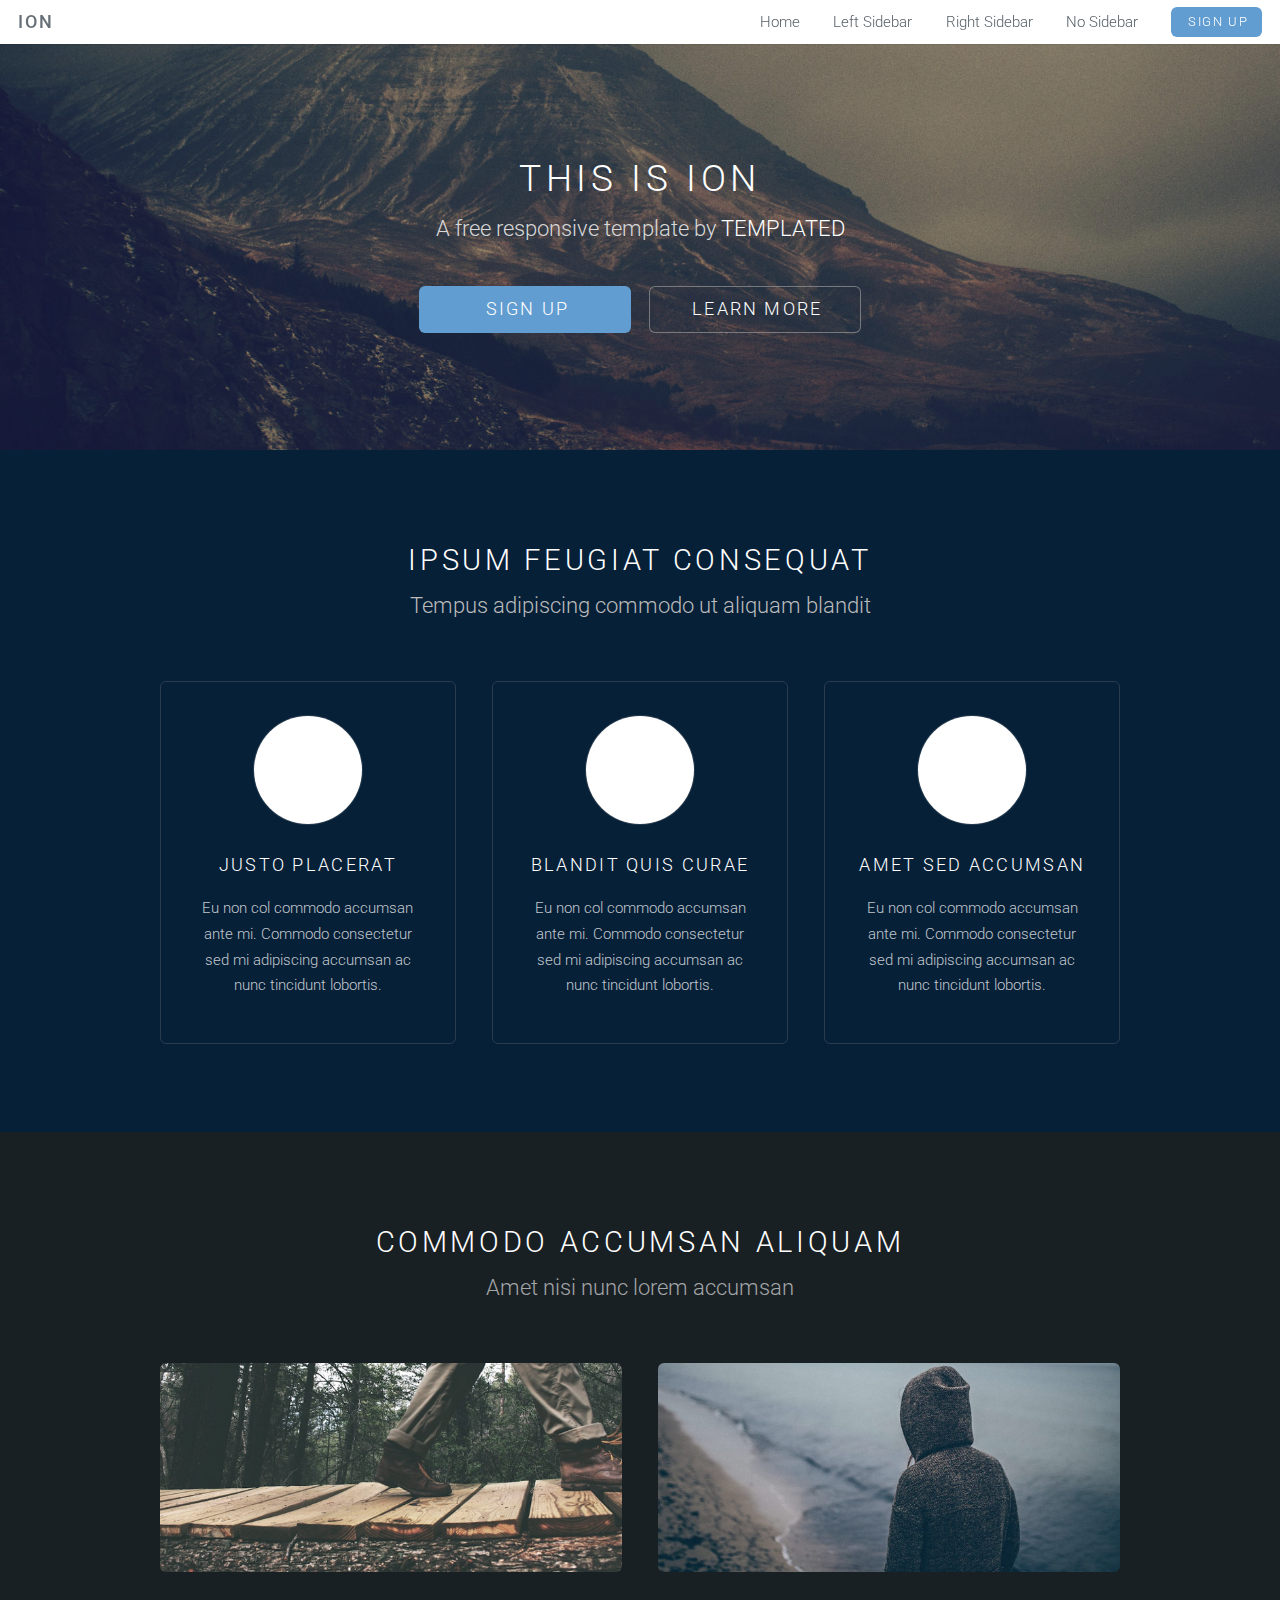
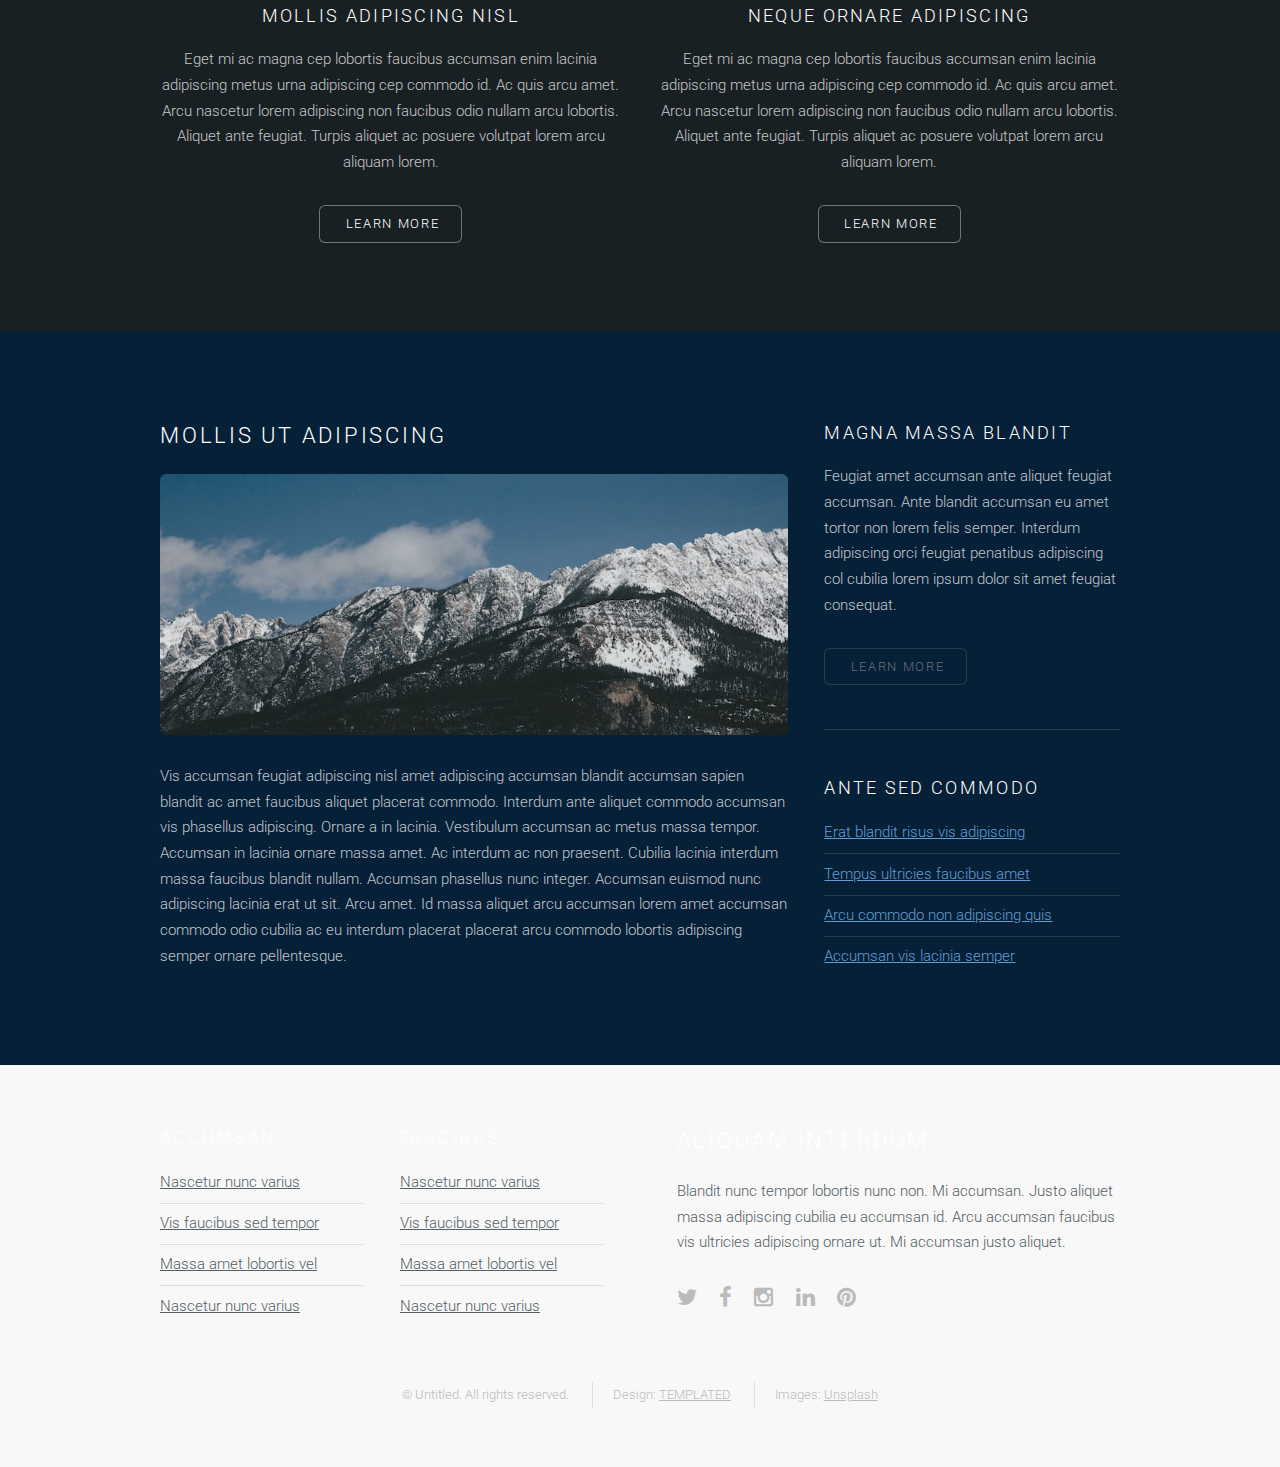
<file: index.html>
<!DOCTYPE HTML>
<!--
	Ion by TEMPLATED
	templated.co @templatedco
	Released for free under the Creative Commons Attribution 3.0 license (templated.co/license)
-->
<html>
	<head>
		<title>Ion by TEMPLATED</title>
		<meta http-equiv="content-type" content="text/html; charset=utf-8" />
		<meta name="description" content="" />
		<meta name="keywords" content="" />
		<!--[if lte IE 8]><script src="js/html5shiv.js"></script><![endif]-->
		<script src="js/jquery.min.js"></script>
		<script src="js/skel.min.js"></script>
		<script src="js/skel-layers.min.js"></script>
		<script src="js/init.js"></script>
		<noscript>
			<link rel="stylesheet" href="css/skel.css" />
			<link rel="stylesheet" href="css/style.css" />
			<link rel="stylesheet" href="css/style-xlarge.css" />
		</noscript>
	</head>
	<body id="top">

		<!-- Header -->
			<header id="header" class="skel-layers-fixed">
				<h1><a href="#">Ion</a></h1>
				<nav id="nav">
					<ul>
						<li><a href="index.html">Home</a></li>
						<li><a href="left-sidebar.html">Left Sidebar</a></li>
						<li><a href="right-sidebar.html">Right Sidebar</a></li>
						<li><a href="no-sidebar.html">No Sidebar</a></li>
						<li><a href="#" class="button special">Sign Up</a></li>
					</ul>
				</nav>
			</header>

		<!-- Banner -->
			<section id="banner">
				<div class="inner">
					<h2>This is Ion</h2>
					<p>A free responsive template by <a href="http://templated.co">TEMPLATED</a></p>
					<ul class="actions">
						<li><a href="#content" class="button big special">Sign Up</a></li>
						<li><a href="#elements" class="button big alt">Learn More</a></li>
					</ul>
				</div>
			</section>

		<!-- One -->
			<section id="one" class="wrapper style1">
				<header class="major">
					<h2>Ipsum feugiat consequat</h2>
					<p>Tempus adipiscing commodo ut aliquam blandit</p>
				</header>
				<div class="container">
					<div class="row">
						<div class="4u">
							<section class="special box">
								<i class="icon fa-area-chart major"></i>
								<h3>Justo placerat</h3>
								<p>Eu non col commodo accumsan ante mi. Commodo consectetur sed mi adipiscing accumsan ac nunc tincidunt lobortis.</p>
							</section>
						</div>
						<div class="4u">
							<section class="special box">
								<i class="icon fa-refresh major"></i>
								<h3>Blandit quis curae</h3>
								<p>Eu non col commodo accumsan ante mi. Commodo consectetur sed mi adipiscing accumsan ac nunc tincidunt lobortis.</p>
							</section>
						</div>
						<div class="4u">
							<section class="special box">
								<i class="icon fa-cog major"></i>
								<h3>Amet sed accumsan</h3>
								<p>Eu non col commodo accumsan ante mi. Commodo consectetur sed mi adipiscing accumsan ac nunc tincidunt lobortis.</p>
							</section>
						</div>
					</div>
				</div>
			</section>
			
		<!-- Two -->
			<section id="two" class="wrapper style2">
				<header class="major">
					<h2>Commodo accumsan aliquam</h2>
					<p>Amet nisi nunc lorem accumsan</p>
				</header>
				<div class="container">
					<div class="row">
						<div class="6u">
							<section class="special">
								<a href="#" class="image fit"><img src="images/pic01.jpg" alt="" /></a>
								<h3>Mollis adipiscing nisl</h3>
								<p>Eget mi ac magna cep lobortis faucibus accumsan enim lacinia adipiscing metus urna adipiscing cep commodo id. Ac quis arcu amet. Arcu nascetur lorem adipiscing non faucibus odio nullam arcu lobortis. Aliquet ante feugiat. Turpis aliquet ac posuere volutpat lorem arcu aliquam lorem.</p>
								<ul class="actions">
									<li><a href="#" class="button alt">Learn More</a></li>
								</ul>
							</section>
						</div>
						<div class="6u">
							<section class="special">
								<a href="#" class="image fit"><img src="images/pic02.jpg" alt="" /></a>
								<h3>Neque ornare adipiscing</h3>
								<p>Eget mi ac magna cep lobortis faucibus accumsan enim lacinia adipiscing metus urna adipiscing cep commodo id. Ac quis arcu amet. Arcu nascetur lorem adipiscing non faucibus odio nullam arcu lobortis. Aliquet ante feugiat. Turpis aliquet ac posuere volutpat lorem arcu aliquam lorem.</p>
								<ul class="actions">
									<li><a href="#" class="button alt">Learn More</a></li>
								</ul>
							</section>
						</div>
					</div>
				</div>
			</section>

		<!-- Three -->
			<section id="three" class="wrapper style1">
				<div class="container">
					<div class="row">
						<div class="8u">
							<section>
								<h2>Mollis ut adipiscing</h2>
								<a href="#" class="image fit"><img src="images/pic03.jpg" alt="" /></a>
								<p>Vis accumsan feugiat adipiscing nisl amet adipiscing accumsan blandit accumsan sapien blandit ac amet faucibus aliquet placerat commodo. Interdum ante aliquet commodo accumsan vis phasellus adipiscing. Ornare a in lacinia. Vestibulum accumsan ac metus massa tempor. Accumsan in lacinia ornare massa amet. Ac interdum ac non praesent. Cubilia lacinia interdum massa faucibus blandit nullam. Accumsan phasellus nunc integer. Accumsan euismod nunc adipiscing lacinia erat ut sit. Arcu amet. Id massa aliquet arcu accumsan lorem amet accumsan commodo odio cubilia ac eu interdum placerat placerat arcu commodo lobortis adipiscing semper ornare pellentesque.</p>
							</section>
						</div>
						<div class="4u">
							<section>
								<h3>Magna massa blandit</h3>
								<p>Feugiat amet accumsan ante aliquet feugiat accumsan. Ante blandit accumsan eu amet tortor non lorem felis semper. Interdum adipiscing orci feugiat penatibus adipiscing col cubilia lorem ipsum dolor sit amet feugiat consequat.</p>
								<ul class="actions">
									<li><a href="#" class="button alt">Learn More</a></li>
								</ul>
							</section>
							<hr />
							<section>
								<h3>Ante sed commodo</h3>
								<ul class="alt">
									<li><a href="#">Erat blandit risus vis adipiscing</a></li>
									<li><a href="#">Tempus ultricies faucibus amet</a></li>
									<li><a href="#">Arcu commodo non adipiscing quis</a></li>
									<li><a href="#">Accumsan vis lacinia semper</a></li>
								</ul>
							</section>
						</div>
					</div>
				</div>
			</section>			
			
		<!-- Footer -->
			<footer id="footer">
				<div class="container">
					<div class="row double">
						<div class="6u">
							<div class="row collapse-at-2">
								<div class="6u">
									<h3>Accumsan</h3>
									<ul class="alt">
										<li><a href="#">Nascetur nunc varius</a></li>
										<li><a href="#">Vis faucibus sed tempor</a></li>
										<li><a href="#">Massa amet lobortis vel</a></li>
										<li><a href="#">Nascetur nunc varius</a></li>
									</ul>
								</div>
								<div class="6u">
									<h3>Faucibus</h3>
									<ul class="alt">
										<li><a href="#">Nascetur nunc varius</a></li>
										<li><a href="#">Vis faucibus sed tempor</a></li>
										<li><a href="#">Massa amet lobortis vel</a></li>
										<li><a href="#">Nascetur nunc varius</a></li>
									</ul>
								</div>
							</div>
						</div>
						<div class="6u">
							<h2>Aliquam Interdum</h2>
							<p>Blandit nunc tempor lobortis nunc non. Mi accumsan. Justo aliquet massa adipiscing cubilia eu accumsan id. Arcu accumsan faucibus vis ultricies adipiscing ornare ut. Mi accumsan justo aliquet.</p>
							<ul class="icons">
								<li><a href="#" class="icon fa-twitter"><span class="label">Twitter</span></a></li>
								<li><a href="#" class="icon fa-facebook"><span class="label">Facebook</span></a></li>
								<li><a href="#" class="icon fa-instagram"><span class="label">Instagram</span></a></li>
								<li><a href="#" class="icon fa-linkedin"><span class="label">LinkedIn</span></a></li>
								<li><a href="#" class="icon fa-pinterest"><span class="label">Pinterest</span></a></li>
							</ul>
						</div>
					</div>
					<ul class="copyright">
						<li>&copy; Untitled. All rights reserved.</li>
						<li>Design: <a href="http://templated.co">TEMPLATED</a></li>
						<li>Images: <a href="http://unsplash.com">Unsplash</a></li>
					</ul>
				</div>
			</footer>

	</body>
</html>
</file>
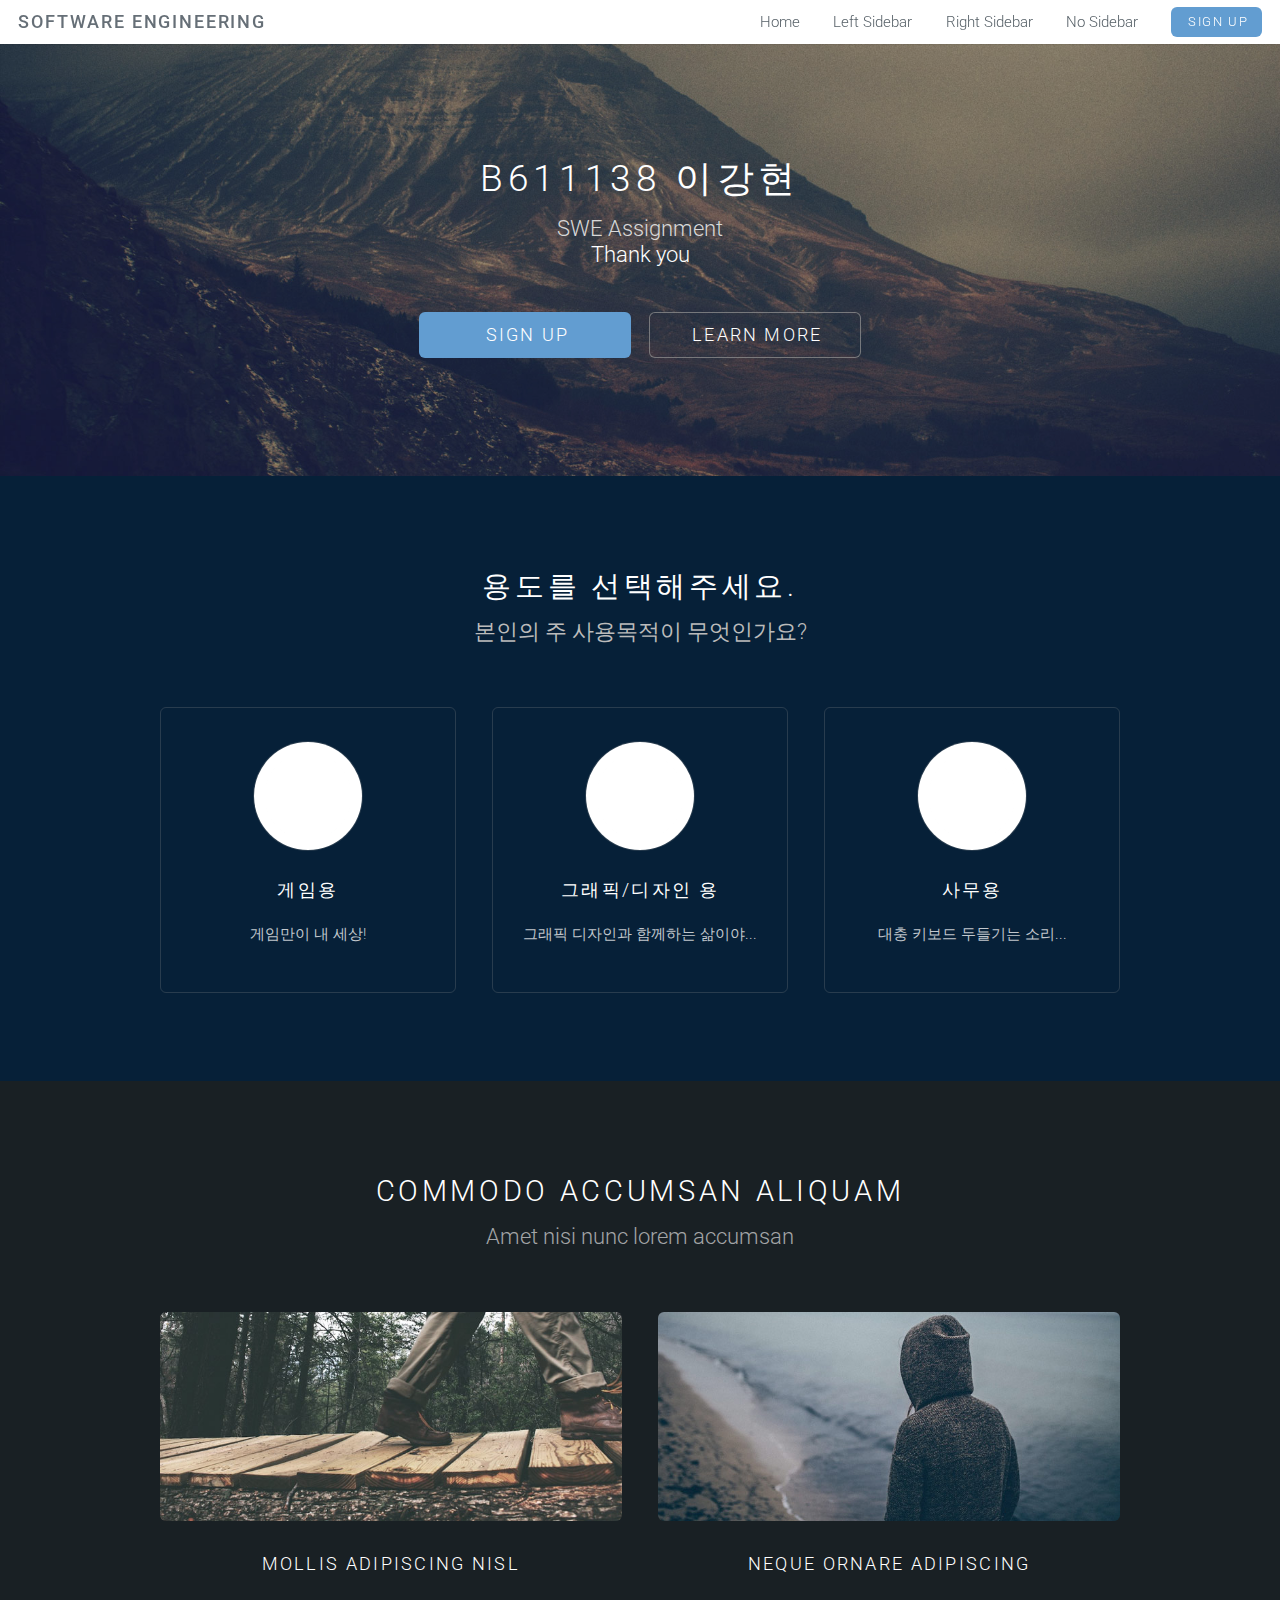
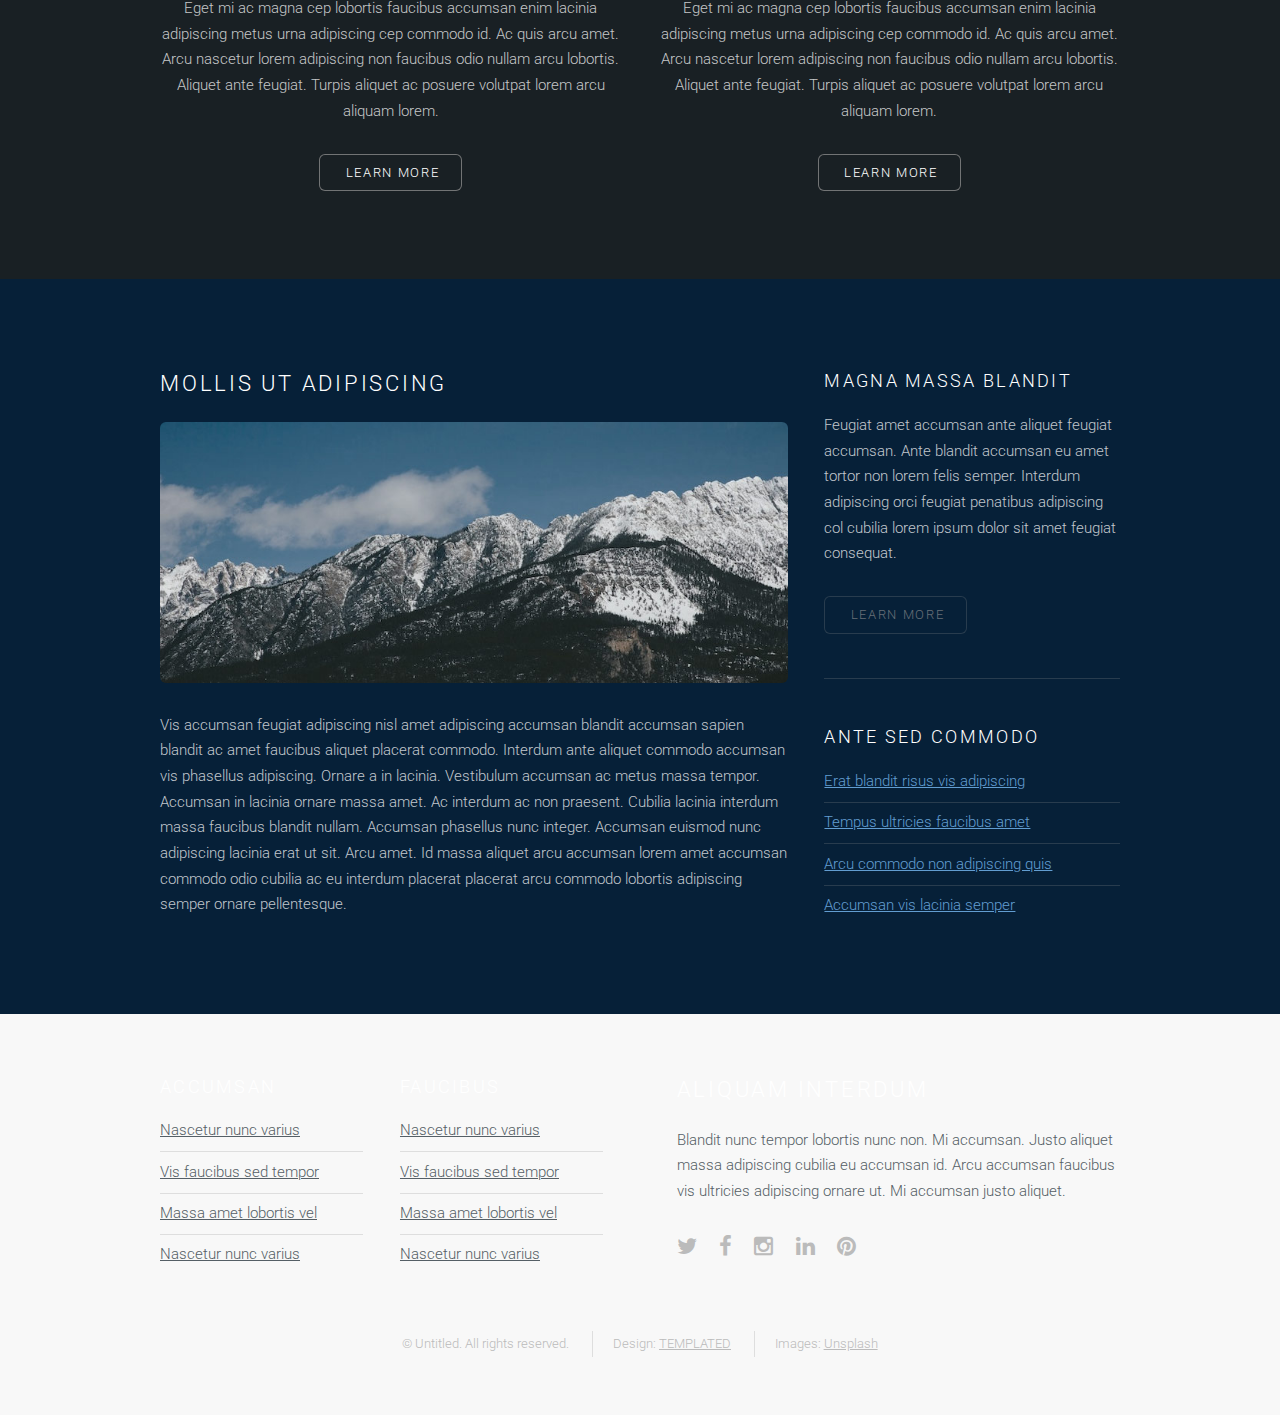
<file: index~.html>
<!DOCTYPE HTML>
<!--
	Ion by TEMPLATED
	templated.co @templatedco
	Released for free under the Creative Commons Attribution 3.0 license (templated.co/license)
-->
<html>
	<head>
		<title>Ion by TEMPLATED</title>
		<meta http-equiv="content-type" content="text/html; charset=utf-8" />
		<meta name="description" content="" />
		<meta name="keywords" content="" />
		<!--[if lte IE 8]><script src="js/html5shiv.js"></script><![endif]-->
		<script src="js/jquery.min.js"></script>
		<script src="js/skel.min.js"></script>
		<script src="js/skel-layers.min.js"></script>
		<script src="js/init.js"></script>
		<noscript>
			<link rel="stylesheet" href="css/skel.css" />
			<link rel="stylesheet" href="css/style.css" />
			<link rel="stylesheet" href="css/style-xlarge.css" />
		</noscript>
	</head>
	<body id="top">

		<!-- Header -->
			<header id="header" class="skel-layers-fixed">
				<h1><a href="#">SoftWare Engineering</a></h1>
				<nav id="nav">
					<ul>
						<li><a href="index.html">Home</a></li>
						<li><a href="left-sidebar.html">Left Sidebar</a></li>
						<li><a href="right-sidebar.html">Right Sidebar</a></li>
						<li><a href="no-sidebar.html">No Sidebar</a></li>
						<li><a href="#" class="button special">Sign Up</a></li>
					</ul>
				</nav>
			</header>

		<!-- Banner -->
			<section id="banner">
				<div class="inner">
					<h2>B611138 이강현</h2>
					<p>SWE Assignment <br><a href="http://templated.co">Thank you</a></p>
					<ul class="actions">
						<li><a href="#content" class="button big special">Sign Up</a></li>
						<li><a href="#elements" class="button big alt">Learn More</a></li>
					</ul>
				</div>
			</section>

		<!-- One -->
			<section id="one" class="wrapper style1">
				<header class="major">
					<h2>용도를 선택해주세요.</h2>
					<p>본인의 주 사용목적이 무엇인가요?</p>
				</header>
				<div class="container">
					<div class="row">
						<div class="4u">
							<section class="special box">
								<i class="icon fa-area-chart major"></i>
								<h3>게임용</h3>
								<p>게임만이 내 세상! </p>
							</section>
						</div>
						<div class="4u">
							<section class="special box">
								<i class="icon fa-refresh major"></i>
								<h3>그래픽/디자인 용</h3>
								<p>그래픽 디자인과 함께하는 삶이야...</p>
							</section>
						</div>
						<div class="4u">
							<section class="special box">
								<i class="icon fa-cog major"></i>
								<h3>사무용</h3>
								<p>대충 키보드 두들기는 소리...</p>
							</section>
						</div>
					</div>
				</div>
			</section>
			
		<!-- Two -->
			<section id="two" class="wrapper style2">
				<header class="major">
					<h2>Commodo accumsan aliquam</h2>
					<p>Amet nisi nunc lorem accumsan</p>
				</header>
				<div class="container">
					<div class="row">
						<div class="6u">
							<section class="special">
								<a href="#" class="image fit"><img src="images/pic01.jpg" alt="" /></a>
								<h3>Mollis adipiscing nisl</h3>
								<p>Eget mi ac magna cep lobortis faucibus accumsan enim lacinia adipiscing metus urna adipiscing cep commodo id. Ac quis arcu amet. Arcu nascetur lorem adipiscing non faucibus odio nullam arcu lobortis. Aliquet ante feugiat. Turpis aliquet ac posuere volutpat lorem arcu aliquam lorem.</p>
								<ul class="actions">
									<li><a href="#" class="button alt">Learn More</a></li>
								</ul>
							</section>
						</div>
						<div class="6u">
							<section class="special">
								<a href="#" class="image fit"><img src="images/pic02.jpg" alt="" /></a>
								<h3>Neque ornare adipiscing</h3>
								<p>Eget mi ac magna cep lobortis faucibus accumsan enim lacinia adipiscing metus urna adipiscing cep commodo id. Ac quis arcu amet. Arcu nascetur lorem adipiscing non faucibus odio nullam arcu lobortis. Aliquet ante feugiat. Turpis aliquet ac posuere volutpat lorem arcu aliquam lorem.</p>
								<ul class="actions">
									<li><a href="#" class="button alt">Learn More</a></li>
								</ul>
							</section>
						</div>
					</div>
				</div>
			</section>

		<!-- Three -->
			<section id="three" class="wrapper style1">
				<div class="container">
					<div class="row">
						<div class="8u">
							<section>
								<h2>Mollis ut adipiscing</h2>
								<a href="#" class="image fit"><img src="images/pic03.jpg" alt="" /></a>
								<p>Vis accumsan feugiat adipiscing nisl amet adipiscing accumsan blandit accumsan sapien blandit ac amet faucibus aliquet placerat commodo. Interdum ante aliquet commodo accumsan vis phasellus adipiscing. Ornare a in lacinia. Vestibulum accumsan ac metus massa tempor. Accumsan in lacinia ornare massa amet. Ac interdum ac non praesent. Cubilia lacinia interdum massa faucibus blandit nullam. Accumsan phasellus nunc integer. Accumsan euismod nunc adipiscing lacinia erat ut sit. Arcu amet. Id massa aliquet arcu accumsan lorem amet accumsan commodo odio cubilia ac eu interdum placerat placerat arcu commodo lobortis adipiscing semper ornare pellentesque.</p>
							</section>
						</div>
						<div class="4u">
							<section>
								<h3>Magna massa blandit</h3>
								<p>Feugiat amet accumsan ante aliquet feugiat accumsan. Ante blandit accumsan eu amet tortor non lorem felis semper. Interdum adipiscing orci feugiat penatibus adipiscing col cubilia lorem ipsum dolor sit amet feugiat consequat.</p>
								<ul class="actions">
									<li><a href="#" class="button alt">Learn More</a></li>
								</ul>
							</section>
							<hr />
							<section>
								<h3>Ante sed commodo</h3>
								<ul class="alt">
									<li><a href="#">Erat blandit risus vis adipiscing</a></li>
									<li><a href="#">Tempus ultricies faucibus amet</a></li>
									<li><a href="#">Arcu commodo non adipiscing quis</a></li>
									<li><a href="#">Accumsan vis lacinia semper</a></li>
								</ul>
							</section>
						</div>
					</div>
				</div>
			</section>			
			
		<!-- Footer -->
			<footer id="footer">
				<div class="container">
					<div class="row double">
						<div class="6u">
							<div class="row collapse-at-2">
								<div class="6u">
									<h3>Accumsan</h3>
									<ul class="alt">
										<li><a href="#">Nascetur nunc varius</a></li>
										<li><a href="#">Vis faucibus sed tempor</a></li>
										<li><a href="#">Massa amet lobortis vel</a></li>
										<li><a href="#">Nascetur nunc varius</a></li>
									</ul>
								</div>
								<div class="6u">
									<h3>Faucibus</h3>
									<ul class="alt">
										<li><a href="#">Nascetur nunc varius</a></li>
										<li><a href="#">Vis faucibus sed tempor</a></li>
										<li><a href="#">Massa amet lobortis vel</a></li>
										<li><a href="#">Nascetur nunc varius</a></li>
									</ul>
								</div>
							</div>
						</div>
						<div class="6u">
							<h2>Aliquam Interdum</h2>
							<p>Blandit nunc tempor lobortis nunc non. Mi accumsan. Justo aliquet massa adipiscing cubilia eu accumsan id. Arcu accumsan faucibus vis ultricies adipiscing ornare ut. Mi accumsan justo aliquet.</p>
							<ul class="icons">
								<li><a href="#" class="icon fa-twitter"><span class="label">Twitter</span></a></li>
								<li><a href="#" class="icon fa-facebook"><span class="label">Facebook</span></a></li>
								<li><a href="#" class="icon fa-instagram"><span class="label">Instagram</span></a></li>
								<li><a href="#" class="icon fa-linkedin"><span class="label">LinkedIn</span></a></li>
								<li><a href="#" class="icon fa-pinterest"><span class="label">Pinterest</span></a></li>
							</ul>
						</div>
					</div>
					<ul class="copyright">
						<li>&copy; Untitled. All rights reserved.</li>
						<li>Design: <a href="http://templated.co">TEMPLATED</a></li>
						<li>Images: <a href="http://unsplash.com">Unsplash</a></li>
					</ul>
				</div>
			</footer>

	</body>
</html>
</file>
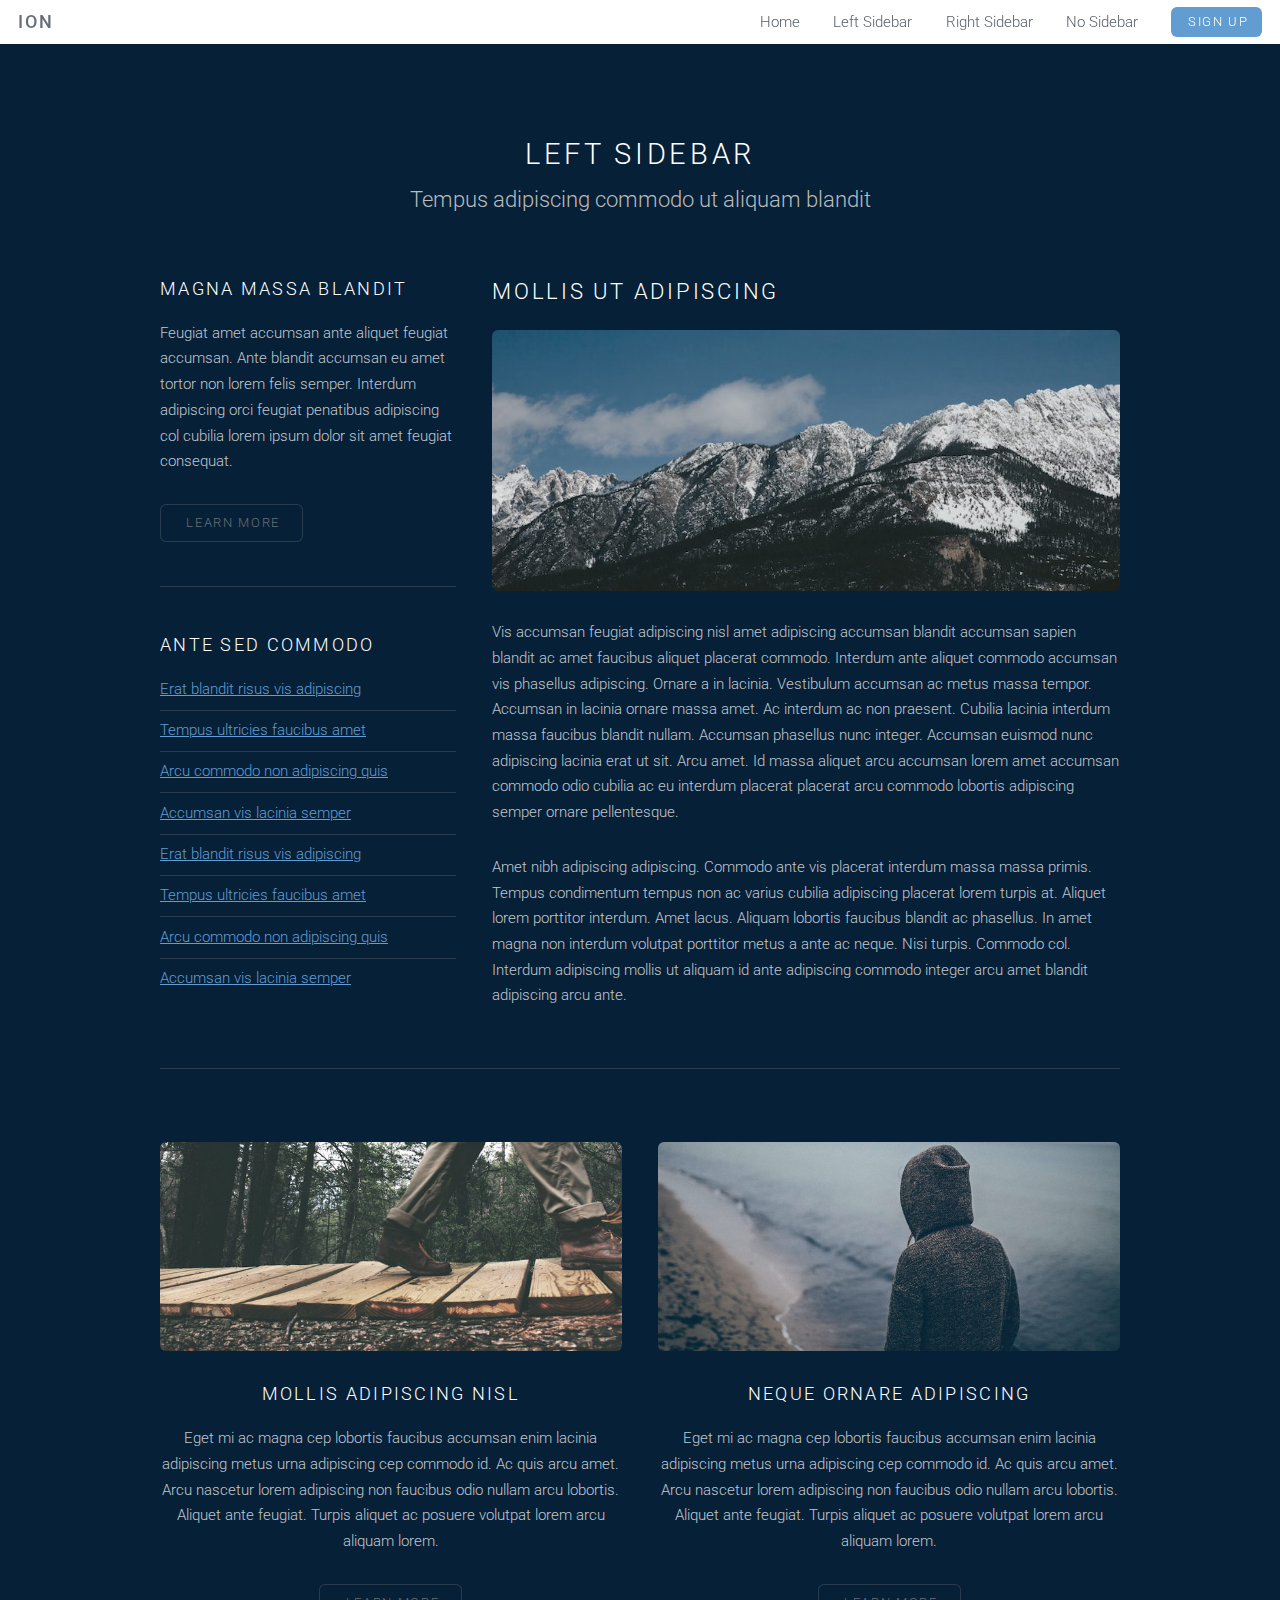
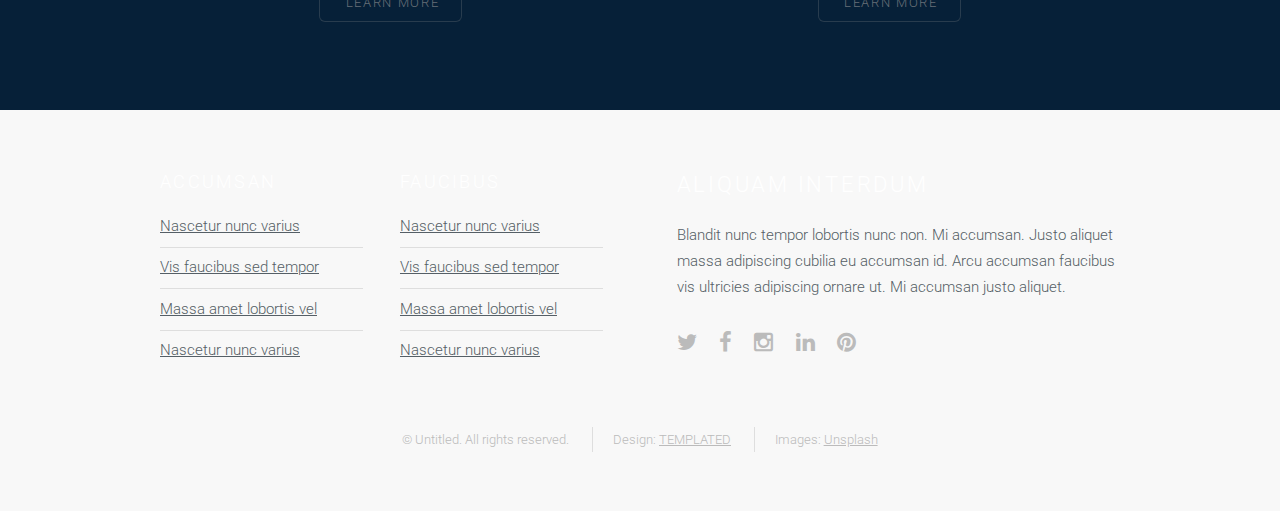
<file: left-sidebar.html>
<!DOCTYPE HTML>
<!--
	Ion by TEMPLATED
	templated.co @templatedco
	Released for free under the Creative Commons Attribution 3.0 license (templated.co/license)
-->
<html>
	<head>
		<title>Left Sidebar - Ion by TEMPLATED</title>
		<meta http-equiv="content-type" content="text/html; charset=utf-8" />
		<meta name="description" content="" />
		<meta name="keywords" content="" />
		<!--[if lte IE 8]><script src="js/html5shiv.js"></script><![endif]-->
		<script src="js/jquery.min.js"></script>
		<script src="js/skel.min.js"></script>
		<script src="js/skel-layers.min.js"></script>
		<script src="js/init.js"></script>
		<noscript>
			<link rel="stylesheet" href="css/skel.css" />
			<link rel="stylesheet" href="css/style.css" />
			<link rel="stylesheet" href="css/style-xlarge.css" />
		</noscript>
	</head>
	<body id="top">

		<!-- Header -->
			<header id="header" class="skel-layers-fixed">
				<h1><a href="#">Ion</a></h1>
				<nav id="nav">
					<ul>
						<li><a href="index.html">Home</a></li>
						<li><a href="left-sidebar.html">Left Sidebar</a></li>
						<li><a href="right-sidebar.html">Right Sidebar</a></li>
						<li><a href="no-sidebar.html">No Sidebar</a></li>
						<li><a href="#" class="button special">Sign Up</a></li>
					</ul>
				</nav>
			</header>

		<!-- Main -->
			<section id="main" class="wrapper style1">
				<header class="major">
					<h2>Left Sidebar</h2>
					<p>Tempus adipiscing commodo ut aliquam blandit</p>
				</header>
				<div class="container">
					<div class="row">
						<div class="4u">
							<section>
								<h3>Magna massa blandit</h3>
								<p>Feugiat amet accumsan ante aliquet feugiat accumsan. Ante blandit accumsan eu amet tortor non lorem felis semper. Interdum adipiscing orci feugiat penatibus adipiscing col cubilia lorem ipsum dolor sit amet feugiat consequat.</p>
								<ul class="actions">
									<li><a href="#" class="button alt">Learn More</a></li>
								</ul>
							</section>
							<hr />
							<section>
								<h3>Ante sed commodo</h3>
								<ul class="alt">
									<li><a href="#">Erat blandit risus vis adipiscing</a></li>
									<li><a href="#">Tempus ultricies faucibus amet</a></li>
									<li><a href="#">Arcu commodo non adipiscing quis</a></li>
									<li><a href="#">Accumsan vis lacinia semper</a></li>
									<li><a href="#">Erat blandit risus vis adipiscing</a></li>
									<li><a href="#">Tempus ultricies faucibus amet</a></li>
									<li><a href="#">Arcu commodo non adipiscing quis</a></li>
									<li><a href="#">Accumsan vis lacinia semper</a></li>
								</ul>
							</section>
						</div>
						<div class="8u skel-cell-important">
							<section>
								<h2>Mollis ut adipiscing</h2>
								<a href="#" class="image fit"><img src="images/pic03.jpg" alt="" /></a>
								<p>Vis accumsan feugiat adipiscing nisl amet adipiscing accumsan blandit accumsan sapien blandit ac amet faucibus aliquet placerat commodo. Interdum ante aliquet commodo accumsan vis phasellus adipiscing. Ornare a in lacinia. Vestibulum accumsan ac metus massa tempor. Accumsan in lacinia ornare massa amet. Ac interdum ac non praesent. Cubilia lacinia interdum massa faucibus blandit nullam. Accumsan phasellus nunc integer. Accumsan euismod nunc adipiscing lacinia erat ut sit. Arcu amet. Id massa aliquet arcu accumsan lorem amet accumsan commodo odio cubilia ac eu interdum placerat placerat arcu commodo lobortis adipiscing semper ornare pellentesque.</p>
								<p>Amet nibh adipiscing adipiscing. Commodo ante vis placerat interdum massa massa primis. Tempus condimentum tempus non ac varius cubilia adipiscing placerat lorem turpis at. Aliquet lorem porttitor interdum. Amet lacus. Aliquam lobortis faucibus blandit ac phasellus. In amet magna non interdum volutpat porttitor metus a ante ac neque. Nisi turpis. Commodo col. Interdum adipiscing mollis ut aliquam id ante adipiscing commodo integer arcu amet blandit adipiscing arcu ante.</p>
							</section>
						</div>
					</div>
					<hr class="major" />
					<div class="row">
						<div class="6u">
							<section class="special">
								<a href="#" class="image fit"><img src="images/pic01.jpg" alt="" /></a>
								<h3>Mollis adipiscing nisl</h3>
								<p>Eget mi ac magna cep lobortis faucibus accumsan enim lacinia adipiscing metus urna adipiscing cep commodo id. Ac quis arcu amet. Arcu nascetur lorem adipiscing non faucibus odio nullam arcu lobortis. Aliquet ante feugiat. Turpis aliquet ac posuere volutpat lorem arcu aliquam lorem.</p>
								<ul class="actions">
									<li><a href="#" class="button alt">Learn More</a></li>
								</ul>
							</section>
						</div>
						<div class="6u">
							<section class="special">
								<a href="#" class="image fit"><img src="images/pic02.jpg" alt="" /></a>
								<h3>Neque ornare adipiscing</h3>
								<p>Eget mi ac magna cep lobortis faucibus accumsan enim lacinia adipiscing metus urna adipiscing cep commodo id. Ac quis arcu amet. Arcu nascetur lorem adipiscing non faucibus odio nullam arcu lobortis. Aliquet ante feugiat. Turpis aliquet ac posuere volutpat lorem arcu aliquam lorem.</p>
								<ul class="actions">
									<li><a href="#" class="button alt">Learn More</a></li>
								</ul>
							</section>
						</div>
					</div>
				</div>
			</section>

		<!-- Footer -->
			<footer id="footer">
				<div class="container">
					<div class="row double">
						<div class="6u">
							<div class="row collapse-at-2">
								<div class="6u">
									<h3>Accumsan</h3>
									<ul class="alt">
										<li><a href="#">Nascetur nunc varius</a></li>
										<li><a href="#">Vis faucibus sed tempor</a></li>
										<li><a href="#">Massa amet lobortis vel</a></li>
										<li><a href="#">Nascetur nunc varius</a></li>
									</ul>
								</div>
								<div class="6u">
									<h3>Faucibus</h3>
									<ul class="alt">
										<li><a href="#">Nascetur nunc varius</a></li>
										<li><a href="#">Vis faucibus sed tempor</a></li>
										<li><a href="#">Massa amet lobortis vel</a></li>
										<li><a href="#">Nascetur nunc varius</a></li>
									</ul>
								</div>
							</div>
						</div>
						<div class="6u">
							<h2>Aliquam Interdum</h2>
							<p>Blandit nunc tempor lobortis nunc non. Mi accumsan. Justo aliquet massa adipiscing cubilia eu accumsan id. Arcu accumsan faucibus vis ultricies adipiscing ornare ut. Mi accumsan justo aliquet.</p>
							<ul class="icons">
								<li><a href="#" class="icon fa-twitter"><span class="label">Twitter</span></a></li>
								<li><a href="#" class="icon fa-facebook"><span class="label">Facebook</span></a></li>
								<li><a href="#" class="icon fa-instagram"><span class="label">Instagram</span></a></li>
								<li><a href="#" class="icon fa-linkedin"><span class="label">LinkedIn</span></a></li>
								<li><a href="#" class="icon fa-pinterest"><span class="label">Pinterest</span></a></li>
							</ul>
						</div>
					</div>
					<ul class="copyright">
						<li>&copy; Untitled. All rights reserved.</li>
						<li>Design: <a href="http://templated.co">TEMPLATED</a></li>
						<li>Images: <a href="http://unsplash.com">Unsplash</a></li>
					</ul>
				</div>
			</footer>

	</body>
</html>
</file>
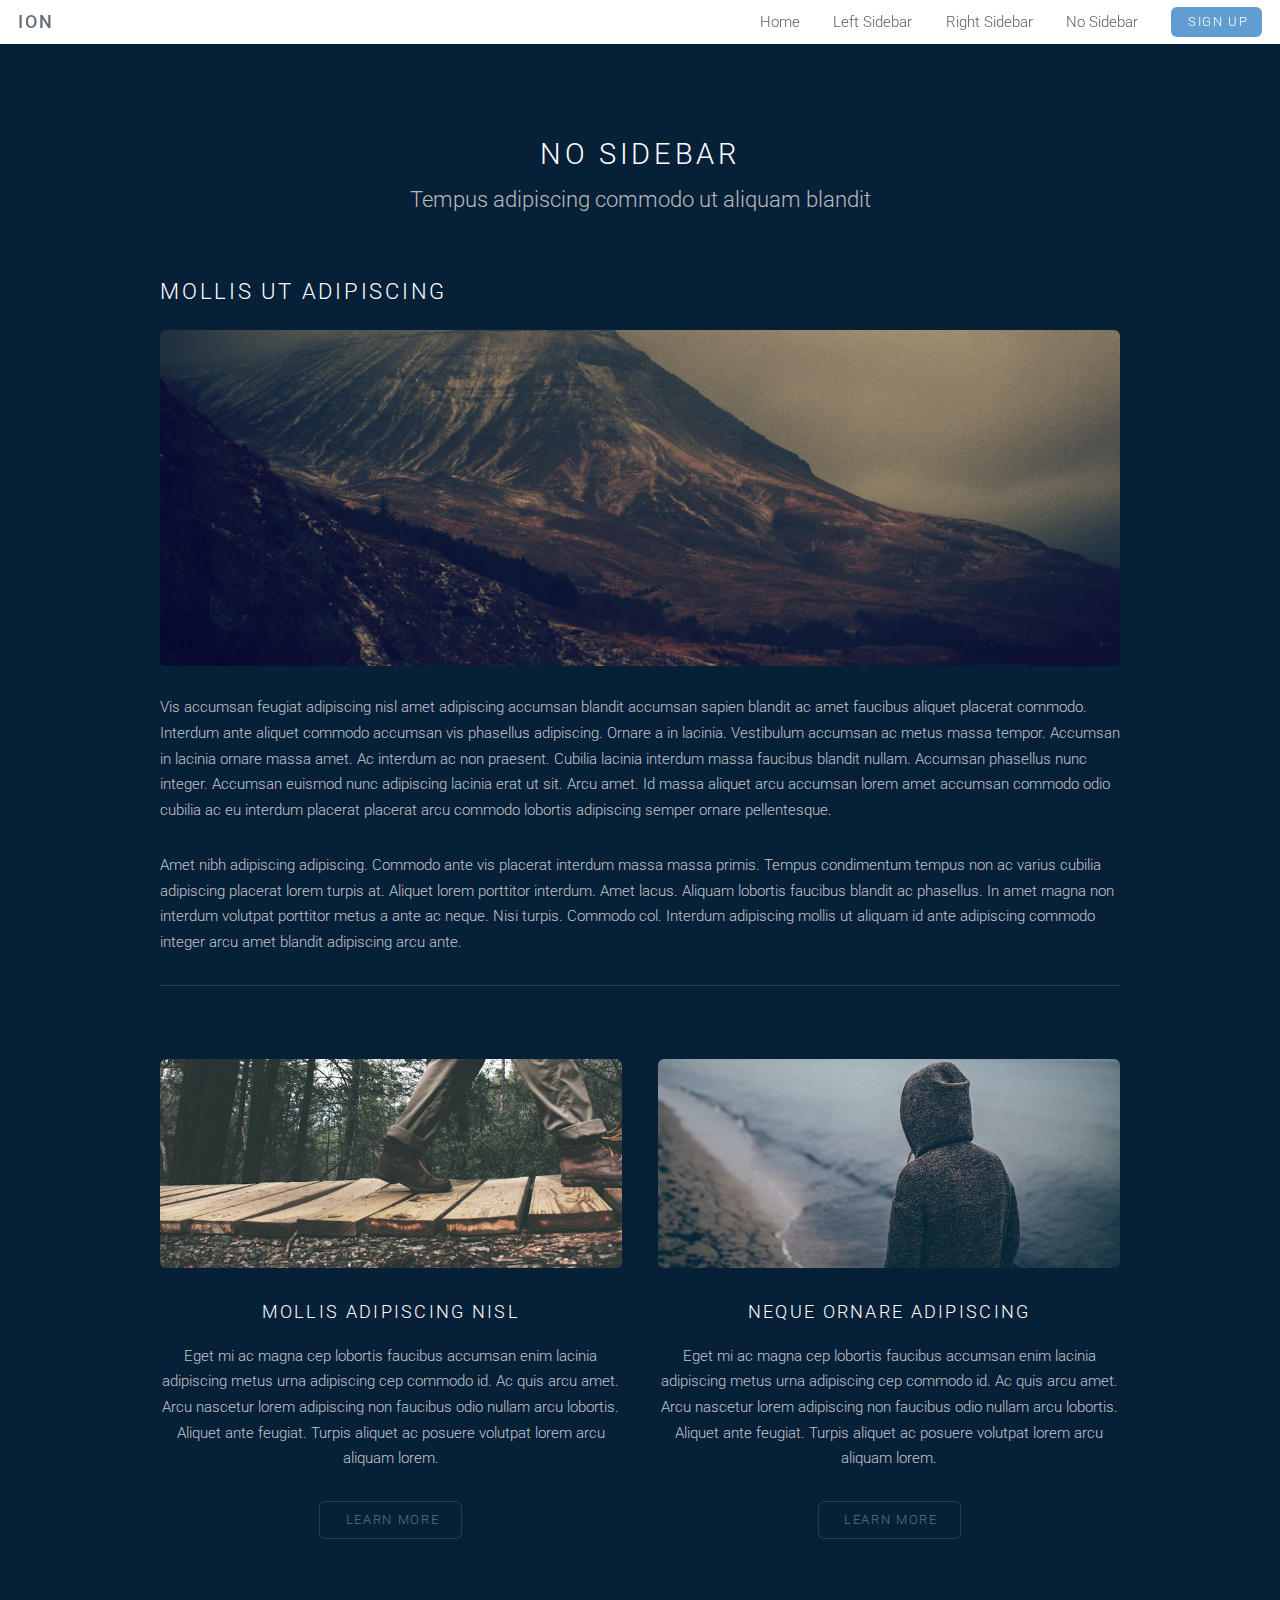
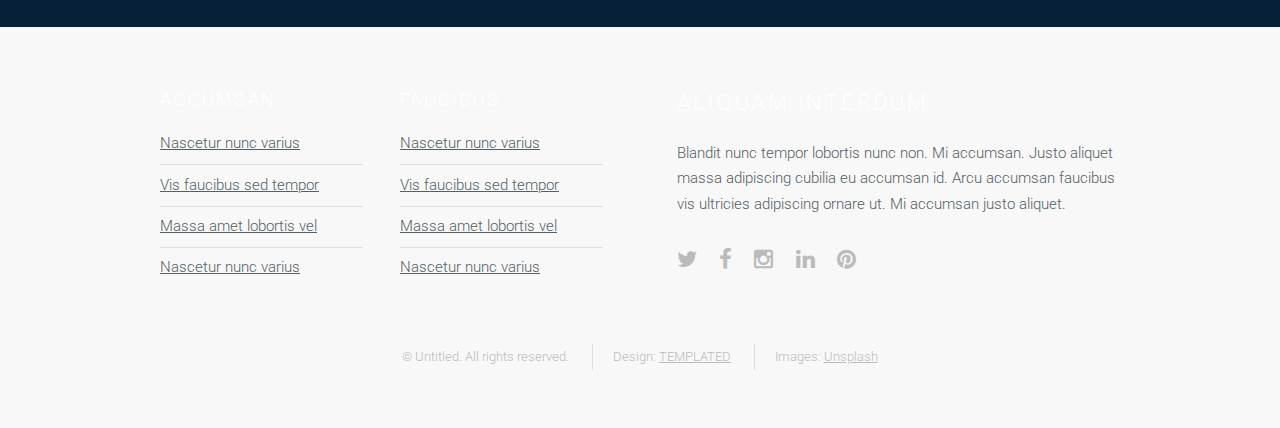
<file: no-sidebar.html>
<!DOCTYPE HTML>
<!--
	Ion by TEMPLATED
	templated.co @templatedco
	Released for free under the Creative Commons Attribution 3.0 license (templated.co/license)
-->
<html>
	<head>
		<title>No Sidebar - Ion by TEMPLATED</title>
		<meta http-equiv="content-type" content="text/html; charset=utf-8" />
		<meta name="description" content="" />
		<meta name="keywords" content="" />
		<!--[if lte IE 8]><script src="js/html5shiv.js"></script><![endif]-->
		<script src="js/jquery.min.js"></script>
		<script src="js/skel.min.js"></script>
		<script src="js/skel-layers.min.js"></script>
		<script src="js/init.js"></script>
		<noscript>
			<link rel="stylesheet" href="css/skel.css" />
			<link rel="stylesheet" href="css/style.css" />
			<link rel="stylesheet" href="css/style-xlarge.css" />
		</noscript>
	</head>
	<body id="top">

		<!-- Header -->
			<header id="header" class="skel-layers-fixed">
				<h1><a href="#">Ion</a></h1>
				<nav id="nav">
					<ul>
						<li><a href="index.html">Home</a></li>
						<li><a href="left-sidebar.html">Left Sidebar</a></li>
						<li><a href="right-sidebar.html">Right Sidebar</a></li>
						<li><a href="no-sidebar.html">No Sidebar</a></li>
						<li><a href="#" class="button special">Sign Up</a></li>
					</ul>
				</nav>
			</header>

		<!-- Main -->
			<section id="main" class="wrapper style1">
				<header class="major">
					<h2>No Sidebar</h2>
					<p>Tempus adipiscing commodo ut aliquam blandit</p>
				</header>
				<div class="container">
					<section>
						<h2>Mollis ut adipiscing</h2>
						<a href="#" class="image fit"><img src="images/banner.jpg" alt="" /></a>
						<p>Vis accumsan feugiat adipiscing nisl amet adipiscing accumsan blandit accumsan sapien blandit ac amet faucibus aliquet placerat commodo. Interdum ante aliquet commodo accumsan vis phasellus adipiscing. Ornare a in lacinia. Vestibulum accumsan ac metus massa tempor. Accumsan in lacinia ornare massa amet. Ac interdum ac non praesent. Cubilia lacinia interdum massa faucibus blandit nullam. Accumsan phasellus nunc integer. Accumsan euismod nunc adipiscing lacinia erat ut sit. Arcu amet. Id massa aliquet arcu accumsan lorem amet accumsan commodo odio cubilia ac eu interdum placerat placerat arcu commodo lobortis adipiscing semper ornare pellentesque.</p>
						<p>Amet nibh adipiscing adipiscing. Commodo ante vis placerat interdum massa massa primis. Tempus condimentum tempus non ac varius cubilia adipiscing placerat lorem turpis at. Aliquet lorem porttitor interdum. Amet lacus. Aliquam lobortis faucibus blandit ac phasellus. In amet magna non interdum volutpat porttitor metus a ante ac neque. Nisi turpis. Commodo col. Interdum adipiscing mollis ut aliquam id ante adipiscing commodo integer arcu amet blandit adipiscing arcu ante.</p>
					</section>
					<hr class="major" />
					<div class="row">
						<div class="6u">
							<section class="special">
								<a href="#" class="image fit"><img src="images/pic01.jpg" alt="" /></a>
								<h3>Mollis adipiscing nisl</h3>
								<p>Eget mi ac magna cep lobortis faucibus accumsan enim lacinia adipiscing metus urna adipiscing cep commodo id. Ac quis arcu amet. Arcu nascetur lorem adipiscing non faucibus odio nullam arcu lobortis. Aliquet ante feugiat. Turpis aliquet ac posuere volutpat lorem arcu aliquam lorem.</p>
								<ul class="actions">
									<li><a href="#" class="button alt">Learn More</a></li>
								</ul>
							</section>
						</div>
						<div class="6u">
							<section class="special">
								<a href="#" class="image fit"><img src="images/pic02.jpg" alt="" /></a>
								<h3>Neque ornare adipiscing</h3>
								<p>Eget mi ac magna cep lobortis faucibus accumsan enim lacinia adipiscing metus urna adipiscing cep commodo id. Ac quis arcu amet. Arcu nascetur lorem adipiscing non faucibus odio nullam arcu lobortis. Aliquet ante feugiat. Turpis aliquet ac posuere volutpat lorem arcu aliquam lorem.</p>
								<ul class="actions">
									<li><a href="#" class="button alt">Learn More</a></li>
								</ul>
							</section>
						</div>
					</div>
				</div>
			</section>

		<!-- Footer -->
			<footer id="footer">
				<div class="container">
					<div class="row double">
						<div class="6u">
							<div class="row collapse-at-2">
								<div class="6u">
									<h3>Accumsan</h3>
									<ul class="alt">
										<li><a href="#">Nascetur nunc varius</a></li>
										<li><a href="#">Vis faucibus sed tempor</a></li>
										<li><a href="#">Massa amet lobortis vel</a></li>
										<li><a href="#">Nascetur nunc varius</a></li>
									</ul>
								</div>
								<div class="6u">
									<h3>Faucibus</h3>
									<ul class="alt">
										<li><a href="#">Nascetur nunc varius</a></li>
										<li><a href="#">Vis faucibus sed tempor</a></li>
										<li><a href="#">Massa amet lobortis vel</a></li>
										<li><a href="#">Nascetur nunc varius</a></li>
									</ul>
								</div>
							</div>
						</div>
						<div class="6u">
							<h2>Aliquam Interdum</h2>
							<p>Blandit nunc tempor lobortis nunc non. Mi accumsan. Justo aliquet massa adipiscing cubilia eu accumsan id. Arcu accumsan faucibus vis ultricies adipiscing ornare ut. Mi accumsan justo aliquet.</p>
							<ul class="icons">
								<li><a href="#" class="icon fa-twitter"><span class="label">Twitter</span></a></li>
								<li><a href="#" class="icon fa-facebook"><span class="label">Facebook</span></a></li>
								<li><a href="#" class="icon fa-instagram"><span class="label">Instagram</span></a></li>
								<li><a href="#" class="icon fa-linkedin"><span class="label">LinkedIn</span></a></li>
								<li><a href="#" class="icon fa-pinterest"><span class="label">Pinterest</span></a></li>
							</ul>
						</div>
					</div>
					<ul class="copyright">
						<li>&copy; Untitled. All rights reserved.</li>
						<li>Design: <a href="http://templated.co">TEMPLATED</a></li>
						<li>Images: <a href="http://unsplash.com">Unsplash</a></li>
					</ul>
				</div>
			</footer>

	</body>
</html>
</file>
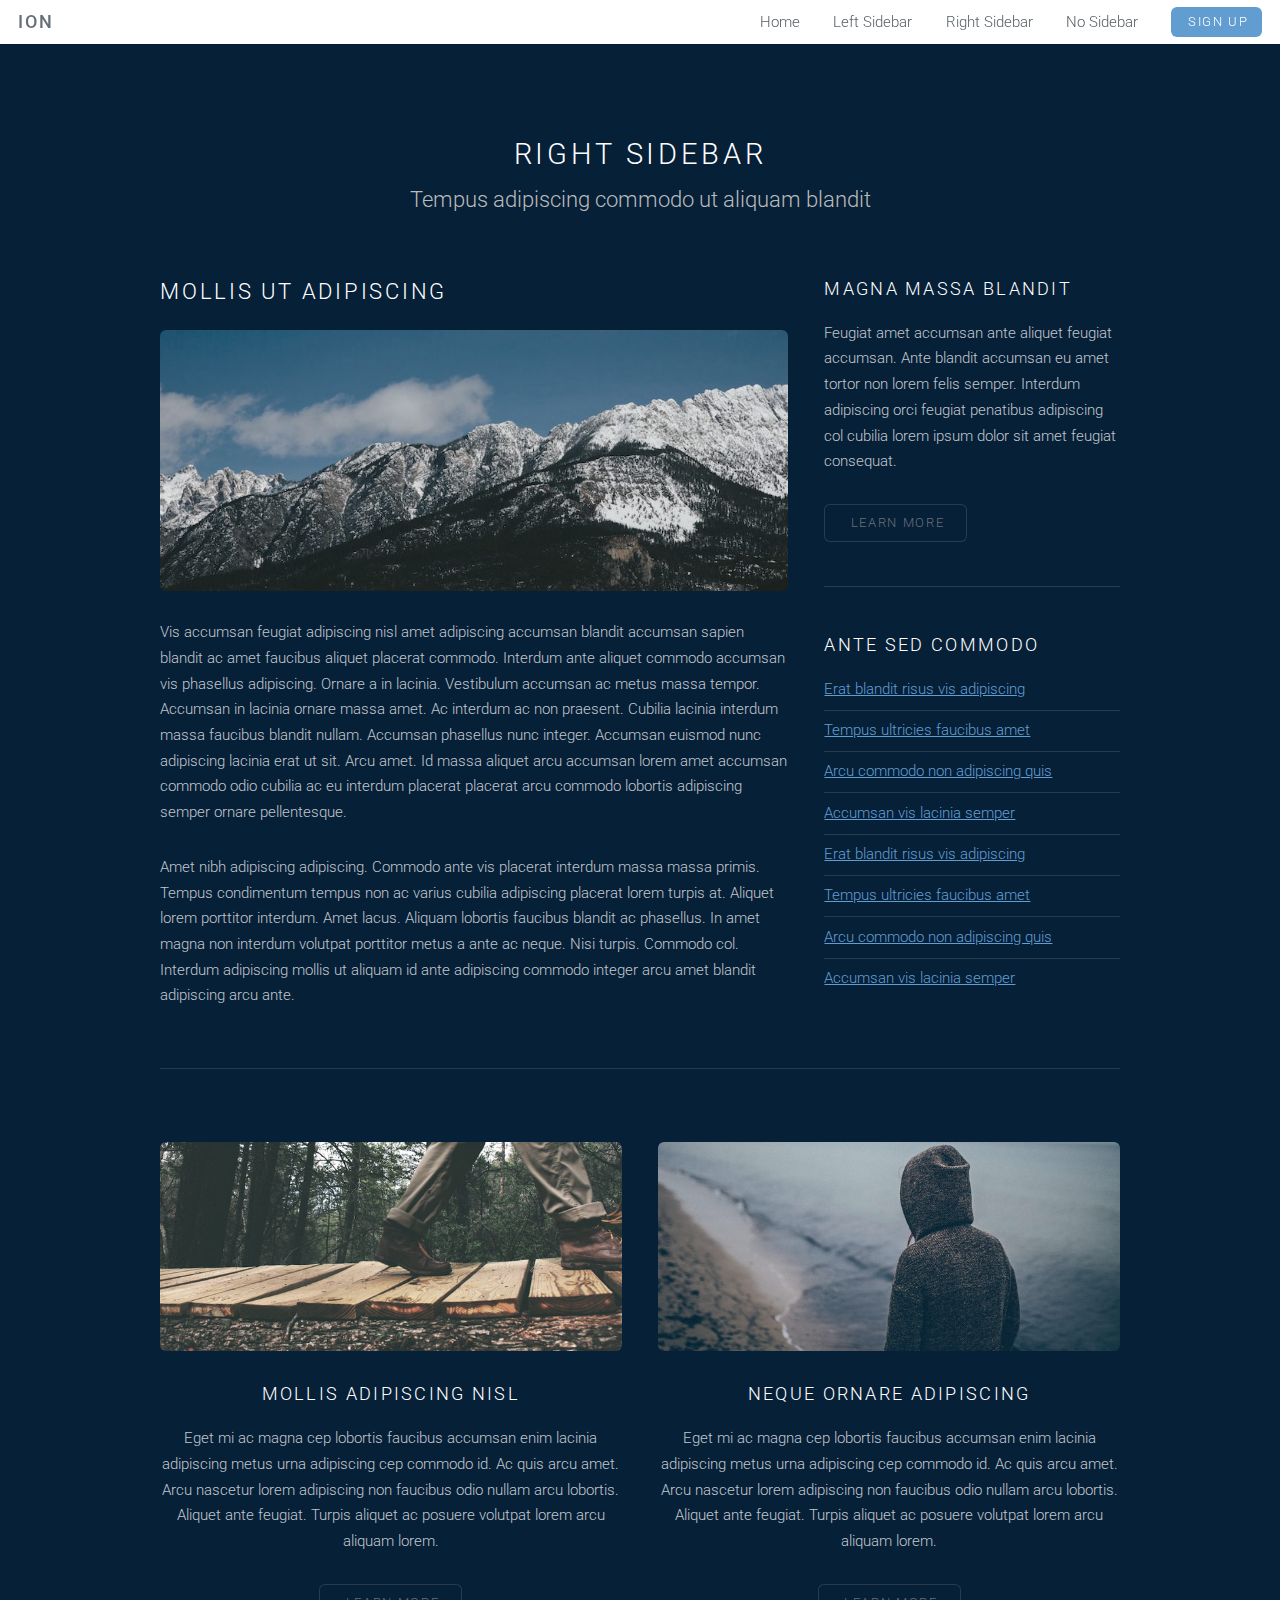
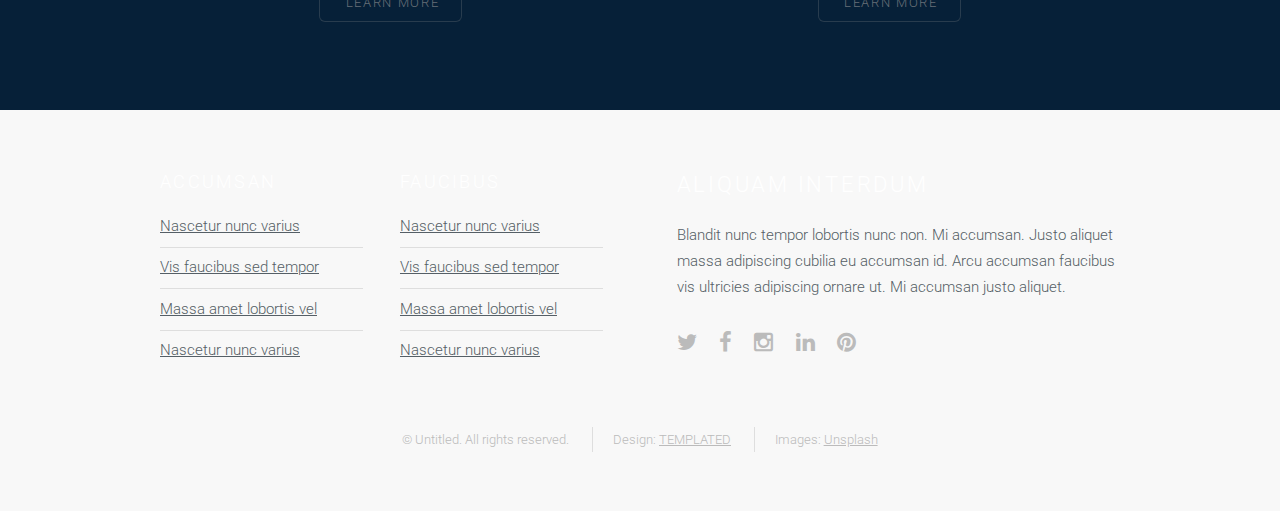
<file: right-sidebar.html>
<!DOCTYPE HTML>
<!--
	Ion by TEMPLATED
	templated.co @templatedco
	Released for free under the Creative Commons Attribution 3.0 license (templated.co/license)
-->
<html>
	<head>
		<title>Right Sidebar - Ion by TEMPLATED</title>
		<meta http-equiv="content-type" content="text/html; charset=utf-8" />
		<meta name="description" content="" />
		<meta name="keywords" content="" />
		<!--[if lte IE 8]><script src="js/html5shiv.js"></script><![endif]-->
		<script src="js/jquery.min.js"></script>
		<script src="js/skel.min.js"></script>
		<script src="js/skel-layers.min.js"></script>
		<script src="js/init.js"></script>
		<noscript>
			<link rel="stylesheet" href="css/skel.css" />
			<link rel="stylesheet" href="css/style.css" />
			<link rel="stylesheet" href="css/style-xlarge.css" />
		</noscript>
	</head>
	<body id="top">

		<!-- Header -->
			<header id="header" class="skel-layers-fixed">
				<h1><a href="#">Ion</a></h1>
				<nav id="nav">
					<ul>
						<li><a href="index.html">Home</a></li>
						<li><a href="left-sidebar.html">Left Sidebar</a></li>
						<li><a href="right-sidebar.html">Right Sidebar</a></li>
						<li><a href="no-sidebar.html">No Sidebar</a></li>
						<li><a href="#" class="button special">Sign Up</a></li>
					</ul>
				</nav>
			</header>

		<!-- Main -->
			<section id="main" class="wrapper style1">
				<header class="major">
					<h2>Right Sidebar</h2>
					<p>Tempus adipiscing commodo ut aliquam blandit</p>
				</header>
				<div class="container">
					<div class="row">
						<div class="8u">
							<section>
								<h2>Mollis ut adipiscing</h2>
								<a href="#" class="image fit"><img src="images/pic03.jpg" alt="" /></a>
								<p>Vis accumsan feugiat adipiscing nisl amet adipiscing accumsan blandit accumsan sapien blandit ac amet faucibus aliquet placerat commodo. Interdum ante aliquet commodo accumsan vis phasellus adipiscing. Ornare a in lacinia. Vestibulum accumsan ac metus massa tempor. Accumsan in lacinia ornare massa amet. Ac interdum ac non praesent. Cubilia lacinia interdum massa faucibus blandit nullam. Accumsan phasellus nunc integer. Accumsan euismod nunc adipiscing lacinia erat ut sit. Arcu amet. Id massa aliquet arcu accumsan lorem amet accumsan commodo odio cubilia ac eu interdum placerat placerat arcu commodo lobortis adipiscing semper ornare pellentesque.</p>
								<p>Amet nibh adipiscing adipiscing. Commodo ante vis placerat interdum massa massa primis. Tempus condimentum tempus non ac varius cubilia adipiscing placerat lorem turpis at. Aliquet lorem porttitor interdum. Amet lacus. Aliquam lobortis faucibus blandit ac phasellus. In amet magna non interdum volutpat porttitor metus a ante ac neque. Nisi turpis. Commodo col. Interdum adipiscing mollis ut aliquam id ante adipiscing commodo integer arcu amet blandit adipiscing arcu ante.</p>
							</section>
						</div>
						<div class="4u">
							<section>
								<h3>Magna massa blandit</h3>
								<p>Feugiat amet accumsan ante aliquet feugiat accumsan. Ante blandit accumsan eu amet tortor non lorem felis semper. Interdum adipiscing orci feugiat penatibus adipiscing col cubilia lorem ipsum dolor sit amet feugiat consequat.</p>
								<ul class="actions">
									<li><a href="#" class="button alt">Learn More</a></li>
								</ul>
							</section>
							<hr />
							<section>
								<h3>Ante sed commodo</h3>
								<ul class="alt">
									<li><a href="#">Erat blandit risus vis adipiscing</a></li>
									<li><a href="#">Tempus ultricies faucibus amet</a></li>
									<li><a href="#">Arcu commodo non adipiscing quis</a></li>
									<li><a href="#">Accumsan vis lacinia semper</a></li>
									<li><a href="#">Erat blandit risus vis adipiscing</a></li>
									<li><a href="#">Tempus ultricies faucibus amet</a></li>
									<li><a href="#">Arcu commodo non adipiscing quis</a></li>
									<li><a href="#">Accumsan vis lacinia semper</a></li>
								</ul>
							</section>
						</div>
					</div>
					<hr class="major" />
					<div class="row">
						<div class="6u">
							<section class="special">
								<a href="#" class="image fit"><img src="images/pic01.jpg" alt="" /></a>
								<h3>Mollis adipiscing nisl</h3>
								<p>Eget mi ac magna cep lobortis faucibus accumsan enim lacinia adipiscing metus urna adipiscing cep commodo id. Ac quis arcu amet. Arcu nascetur lorem adipiscing non faucibus odio nullam arcu lobortis. Aliquet ante feugiat. Turpis aliquet ac posuere volutpat lorem arcu aliquam lorem.</p>
								<ul class="actions">
									<li><a href="#" class="button alt">Learn More</a></li>
								</ul>
							</section>
						</div>
						<div class="6u">
							<section class="special">
								<a href="#" class="image fit"><img src="images/pic02.jpg" alt="" /></a>
								<h3>Neque ornare adipiscing</h3>
								<p>Eget mi ac magna cep lobortis faucibus accumsan enim lacinia adipiscing metus urna adipiscing cep commodo id. Ac quis arcu amet. Arcu nascetur lorem adipiscing non faucibus odio nullam arcu lobortis. Aliquet ante feugiat. Turpis aliquet ac posuere volutpat lorem arcu aliquam lorem.</p>
								<ul class="actions">
									<li><a href="#" class="button alt">Learn More</a></li>
								</ul>
							</section>
						</div>
					</div>
				</div>
			</section>

		<!-- Footer -->
			<footer id="footer">
				<div class="container">
					<div class="row double">
						<div class="6u">
							<div class="row collapse-at-2">
								<div class="6u">
									<h3>Accumsan</h3>
									<ul class="alt">
										<li><a href="#">Nascetur nunc varius</a></li>
										<li><a href="#">Vis faucibus sed tempor</a></li>
										<li><a href="#">Massa amet lobortis vel</a></li>
										<li><a href="#">Nascetur nunc varius</a></li>
									</ul>
								</div>
								<div class="6u">
									<h3>Faucibus</h3>
									<ul class="alt">
										<li><a href="#">Nascetur nunc varius</a></li>
										<li><a href="#">Vis faucibus sed tempor</a></li>
										<li><a href="#">Massa amet lobortis vel</a></li>
										<li><a href="#">Nascetur nunc varius</a></li>
									</ul>
								</div>
							</div>
						</div>
						<div class="6u">
							<h2>Aliquam Interdum</h2>
							<p>Blandit nunc tempor lobortis nunc non. Mi accumsan. Justo aliquet massa adipiscing cubilia eu accumsan id. Arcu accumsan faucibus vis ultricies adipiscing ornare ut. Mi accumsan justo aliquet.</p>
							<ul class="icons">
								<li><a href="#" class="icon fa-twitter"><span class="label">Twitter</span></a></li>
								<li><a href="#" class="icon fa-facebook"><span class="label">Facebook</span></a></li>
								<li><a href="#" class="icon fa-instagram"><span class="label">Instagram</span></a></li>
								<li><a href="#" class="icon fa-linkedin"><span class="label">LinkedIn</span></a></li>
								<li><a href="#" class="icon fa-pinterest"><span class="label">Pinterest</span></a></li>
							</ul>
						</div>
					</div>
					<ul class="copyright">
						<li>&copy; Untitled. All rights reserved.</li>
						<li>Design: <a href="http://templated.co">TEMPLATED</a></li>
						<li>Images: <a href="http://unsplash.com">Unsplash</a></li>
					</ul>
				</div>
			</footer>

	</body>
</html>
</file>
<file: css/style-xlarge.css>
/*
	Ion by TEMPLATED
	templated.co @templatedco
	Released for free under the Creative Commons Attribution 3.0 license (templated.co/license)
*/

/* Basic */

	body, input, select, textarea {
		font-size: 12pt;
	}

/* Banner */

	#banner {
		padding: 9em 0;
	}
</file>
<file: css/skel.css>
/* Resets (http://meyerweb.com/eric/tools/css/reset/ | v2.0 | 20110126 | License: none (public domain)) */

	html,body,div,span,applet,object,iframe,h1,h2,h3,h4,h5,h6,p,blockquote,pre,a,abbr,acronym,address,big,cite,code,del,dfn,em,img,ins,kbd,q,s,samp,small,strike,strong,sub,sup,tt,var,b,u,i,center,dl,dt,dd,ol,ul,li,fieldset,form,label,legend,table,caption,tbody,tfoot,thead,tr,th,td,article,aside,canvas,details,embed,figure,figcaption,footer,header,hgroup,menu,nav,output,ruby,section,summary,time,mark,audio,video{margin:0;padding:0;border:0;font-size:100%;font:inherit;vertical-align:baseline;}article,aside,details,figcaption,figure,footer,header,hgroup,menu,nav,section{display:block;}body{line-height:1;}ol,ul{list-style:none;}blockquote,q{quotes:none;}blockquote:before,blockquote:after,q:before,q:after{content:'';content:none;}table{border-collapse:collapse;border-spacing:0;}body{-webkit-text-size-adjust:none}

/* Box Model */

	*, *:before, *:after {
		-moz-box-sizing: border-box;
		-webkit-box-sizing: border-box;
		box-sizing: border-box;
	}

/* Container */

	body {
		/* min-width: (containers) */
		min-width: 1200px;
	}

	.container {
		margin-left: auto;
		margin-right: auto;
		
		/* width: (containers) */
		width: 1200px;
	}

	/* Modifiers */
	
		.container.small {
			/* width: (containers) * 0.75; */
			width: 900px;
		}

		.container.big {
			width: 100%;

			/* max-width: (containers) * 1.25; */
			max-width: 1500px;

			/* min-width: (containers); */
			min-width: 1200px;
		}

/* Grid */

	.\31 2u { width: 100% }
	.\31 1u { width: 91.6666666667% }
	.\31 0u { width: 83.3333333333% }
	.\39 u { width: 75% }
	.\38 u { width: 66.6666666667% }
	.\37 u { width: 58.3333333333% }
	.\36 u { width: 50% }
	.\35 u { width: 41.6666666667% }
	.\34 u { width: 33.3333333333% }
	.\33 u { width: 25% }
	.\32 u { width: 16.6666666667% }
	.\31 u { width: 8.3333333333% }
	.\-11u { margin-left: 91.6666666667% }
	.\-10u { margin-left: 83.3333333333% }
	.\-9u { margin-left: 75% }
	.\-8u { margin-left: 66.6666666667% }
	.\-7u { margin-left: 58.3333333333% }
	.\-6u { margin-left: 50% }
	.\-5u { margin-left: 41.6666666667% }
	.\-4u { margin-left: 33.3333333333% }
	.\-3u { margin-left: 25% }
	.\-2u { margin-left: 16.6666666667% }
	.\-1u { margin-left: 8.3333333333% }

	/* Rows */

		.row > * {
			float: left;
		}

		.row:after {
			content: '';
			display: block;
			clear: both;
			height: 0;
		}

		.row:first-child > * {
			padding-top: 0 !important;
		}

		.row.uniform > * > :first-child {
			margin-top: 0;
		}

		.row.uniform > * > :last-child {
			margin-bottom: 0;
		}

		/* Normal */

			.row > * {
				/* padding-left: (gutters.vertical) */
				padding-left: 4em;
			}

			.row + .row > * {
				/* padding: (gutters.horizontal) 0 0 (gutters.vertical) */
				padding: 0 0 0 4em;
			}

			.row {
				/* margin-left: -(gutters.vertical) */
				margin-left: -4em;
			}

			.row + .row.uniform > * {
				/* padding: (gutters.vertical) 0 0 (gutters.vertical) */
				padding: 4em 0 0 4em;
			}

		/* Flush */

			.row.flush > * {
				padding-left: 0;
			}

			.row + .row.flush > * {
				padding: 0;
			}

			.row.flush {
				margin-left: 0;
			}

			.row + .row.uniform.flush > * {
				padding: 0;
			}

		/* Quarter */

			.row.quarter > * {
				/* padding-left: (gutters.vertical * 0.25) */
				padding-left: 1em;
			}

			.row + .row.quarter > * {
				/* padding: (gutters.horizontal * 0.25) 0 0 (gutters.vertical * 0.25) */
				padding: 0 0 0 1em;
			}

			.row.quarter {
				/* margin-left: -(gutters.vertical * 0.25) */
				margin-left: -1em;
			}

			.row + .row.uniform.quarter > * {
				/* padding: (gutters.vertical * 0.25) 0 0 (gutters.vertical * 0.25) */
				padding: 1em 0 0 1em;
			}

		/* Half */

			.row.half > * {
				/* padding-left: (gutters.vertical * 0.5) */
				padding-left: 2em;
			}

			.row + .row.half > * {
				/* padding: (gutters.horizontal * 0.5) 0 0 (gutters.vertical * 0.5) */
				padding: 0 0 0 2em;
			}

			.row.half {
				/* margin-left: -(gutters.vertical * 0.5) */
				margin-left: -2em;
			}

			.row + .row.uniform.half > * {
				/* padding: (gutters.vertical * 0.5) 0 0 (gutters.vertical * 0.5) */
				padding: 2em 0 0 2em;
			}

		/* One and (a) Half */

			.row.oneandhalf > * {
				/* padding-left: (gutters.vertical * 1.5) */
				padding-left: 6em;
			}

			.row + .row.oneandhalf > * {
				/* padding: (gutters.horizontal * 1.5) 0 0 (gutters.vertical * 1.5) */
				padding: 0 0 0 6em;
			}

			.row.oneandhalf {
				/* margin-left: -(gutters.vertical * 1.5) */
				margin-left: -6em;
			}

			.row + .row.uniform.oneandhalf > * {
				/* padding: (gutters.vertical * 1.5) 0 0 (gutters.vertical * 1.5) */
				padding: 6em 0 0 6em;
			}

		/* Double */

			.row.double > * {
				/* padding-left: (gutters.vertical * 2) */
				padding-left: 8em;
			}

			.row + .row.double > * {
				/* padding: (gutters.horizontal * 2) 0 0 (gutters.vertical * 2) */
				padding: 0 0 0 8em;
			}

			.row.double {
				/* margin-left: -(gutters.vertical * 2) */
				margin-left: -8em;
			}

			.row + .row.uniform.double > * {
				/* padding: (gutters.vertical * 2) 0 0 (gutters.vertical * 2) */
				padding: 8em 0 0 8em;
			}
</file>
<file: css/style.css>
@charset "UTF-8";
@import url(font-awesome.min.css);
@import url("http://fonts.googleapis.com/css?family=Roboto:500,300");

/*
	Ion by TEMPLATED
	templated.co @templatedco
	Released for free under the Creative Commons Attribution 3.0 license (templated.co/license)
*/

/* Basic */

	body {
		background: #fff;
	}

	body, input, select, textarea {
		color: #555f66;
		font-family: "Roboto", Helvetica, sans-serif;
		font-size: 14pt;
		font-weight: 300;
		line-height: 1.75em;
	}

	a {
		color: #629DD1;
		text-decoration: underline;
	}

		a:hover {
			text-decoration: none;
		}

	strong, b {
		color: #666f77;
		font-weight: 500;
	}

	em, i {
		font-style: italic;
	}

	p {
		margin: 0 0 2em 0;
	}

	h1, h2, h3, h4, h5, h6 {
		color: #ffffff;
		font-weight: 300;
		line-height: 1em;
		margin: 0 0 1em 0;
		text-transform: uppercase;
		letter-spacing: 0.125em;
	}

		h1 a, h2 a, h3 a, h4 a, h5 a, h6 a {
			color: inherit;
			text-decoration: none;
		}

	h2 {
		font-size: 1.5em;
		line-height: 1.5em;
	}

	h3 {
		font-size: 1.25em;
		line-height: 1.5em;
	}

	h4 {
		font-size: 1em;
		line-height: 1.5em;
	}

	h5 {
		font-size: 0.9em;
		line-height: 1.5em;
	}

	h6 {
		font-size: 0.7em;
		line-height: 1.5em;
	}

	sub {
		font-size: 0.8em;
		position: relative;
		top: 0.5em;
	}

	sup {
		font-size: 0.8em;
		position: relative;
		top: -0.5em;
	}

	hr {
		border: 0;
		border-bottom: solid 1px rgba(144, 144, 144, 0.25);
		margin: 3em 0;
	}

		hr.major {
			margin: 2em 0 5em 0;
		}

	blockquote {
		border-left: solid 4px rgba(144, 144, 144, 0.25);
		font-style: italic;
		margin: 0 0 2em 0;
		padding: 0.5em 0 0.5em 2em;
	}

	code {
		background: rgba(144, 144, 144, 0.075);
		border-radius: 6px;
		border: solid 1px rgba(144, 144, 144, 0.25);
		font-family: "Courier New", monospace;
		font-size: 0.9em;
		margin: 0 0.25em;
		padding: 0.25em 0.65em;
	}

	pre {
		-webkit-overflow-scrolling: touch;
		font-family: "Courier New", monospace;
		font-size: 0.9em;
		margin: 0 0 2em 0;
		overflow-x: auto;
	}

		pre code {
			display: block;
			line-height: 1.75em;
			padding: 1em 1.5em;
		}

	.align-left {
		text-align: left;
	}

	.align-center {
		text-align: center;
	}

	.align-right {
		text-align: right;
	}

/* Section/Article */

	section.special, article.special {
		text-align: center;
	}

	header p {
		color: #bbb;
		position: relative;
		margin: 0 0 1.5em 0;
	}

	header h2 + p {
		font-size: 1.25em;
		margin-top: -1em;
		line-height: 1.5em;
	}

	header h3 + p {
		font-size: 1.1em;
		margin-top: -0.85em;
		line-height: 1.5em;
	}

	header h4 + p,
	header h5 + p,
	header h6 + p {
		font-size: 0.9em;
		margin-top: -0.75em;
		line-height: 1.5em;
	}

	header.major {
		text-align: center;
		margin: 0 0 4em 0;
	}

		header.major h2 {
			font-size: 2em;
		}

		header.major h2 + p {
			font-size: 1.5em;
			margin: -1em 0 2em 0;
		}

/* Form */

	form {
		margin: 0 0 2em 0;
	}

	label {
		color: #666f77;
		display: block;
		font-size: 0.9em;
		font-weight: 500;
		margin: 0 0 1em 0;
	}

	input[type="text"],
	input[type="password"],
	input[type="email"],
	select,
	textarea {
		-moz-appearance: none;
		-webkit-appearance: none;
		-o-appearance: none;
		-ms-appearance: none;
		appearance: none;
		background: rgba(144, 144, 144, 0.075);
		border-radius: 6px;
		border: none;
		border: solid 1px rgba(144, 144, 144, 0.25);
		color: inherit;
		display: block;
		outline: 0;
		padding: 0 1em;
		text-decoration: none;
		width: 100%;
	}

		input[type="text"]:invalid,
		input[type="password"]:invalid,
		input[type="email"]:invalid,
		select:invalid,
		textarea:invalid {
			box-shadow: none;
		}

		input[type="text"]:focus,
		input[type="password"]:focus,
		input[type="email"]:focus,
		select:focus,
		textarea:focus {
			border-color: #629DD1;
			box-shadow: 0 0 0 1px #629DD1;
		}

	.select-wrapper {
		text-decoration: none;
		display: block;
		position: relative;
	}

		.select-wrapper:before {
			content: "";
			-moz-osx-font-smoothing: grayscale;
			-webkit-font-smoothing: antialiased;
			font-family: FontAwesome;
			font-style: normal;
			font-weight: normal;
			text-transform: none !important;
		}

		.select-wrapper:before {
			color: rgba(144, 144, 144, 0.25);
			display: block;
			height: 2.75em;
			line-height: 2.75em;
			pointer-events: none;
			position: absolute;
			right: 0;
			text-align: center;
			top: 0;
			width: 2.75em;
		}

		.select-wrapper select::-ms-expand {
			display: none;
		}

	input[type="text"],
	input[type="password"],
	input[type="email"],
	select {
		height: 2.75em;
	}

	textarea {
		padding: 0.75em 1em;
	}

	input[type="checkbox"],
	input[type="radio"] {
		-moz-appearance: none;
		-webkit-appearance: none;
		-o-appearance: none;
		-ms-appearance: none;
		appearance: none;
		display: block;
		float: left;
		margin-right: -2em;
		opacity: 0;
		width: 1em;
		z-index: -1;
	}

		input[type="checkbox"] + label,
		input[type="radio"] + label {
			text-decoration: none;
			color: #555f66;
			cursor: pointer;
			display: inline-block;
			font-size: 1em;
			font-weight: 300;
			padding-left: 2.4em;
			padding-right: 0.75em;
			position: relative;
		}

			input[type="checkbox"] + label:before,
			input[type="radio"] + label:before {
				-moz-osx-font-smoothing: grayscale;
				-webkit-font-smoothing: antialiased;
				font-family: FontAwesome;
				font-style: normal;
				font-weight: normal;
				text-transform: none !important;
			}

			input[type="checkbox"] + label:before,
			input[type="radio"] + label:before {
				background: rgba(144, 144, 144, 0.075);
				border-radius: 6px;
				border: solid 1px rgba(144, 144, 144, 0.25);
				content: '';
				display: inline-block;
				height: 1.65em;
				left: 0;
				line-height: 1.58125em;
				position: absolute;
				text-align: center;
				top: 0;
				width: 1.65em;
			}

		input[type="checkbox"]:checked + label:before,
		input[type="radio"]:checked + label:before {
			background: #192024;
			border-color: #192024;
			color: #ffffff;
			content: '\f00c';
		}

		input[type="checkbox"]:focus + label:before,
		input[type="radio"]:focus + label:before {
			border-color: #629DD1;
			box-shadow: 0 0 0 1px #629DD1;
		}

	input[type="checkbox"] + label:before {
		border-radius: 6px;
	}

	input[type="radio"] + label:before {
		border-radius: 100%;
	}

	::-webkit-input-placeholder {
		color: #bbb !important;
		opacity: 1.0;
	}

	:-moz-placeholder {
		color: #bbb !important;
		opacity: 1.0;
	}

	::-moz-placeholder {
		color: #bbb !important;
		opacity: 1.0;
	}

	:-ms-input-placeholder {
		color: #bbb !important;
		opacity: 1.0;
	}

	.formerize-placeholder {
		color: #bbb !important;
		opacity: 1.0;
	}

/* Box */

	.box {
		border-radius: 6px;
		border: solid 1px rgba(144, 144, 144, 0.25);
		margin-bottom: 2em;
		padding: 3em 2em;
	}

		.box > :last-child,
		.box > :last-child > :last-child,
		.box > :last-child > :last-child > :last-child {
			margin-bottom: 0;
		}

		.box.alt {
			border: 0;
			border-radius: 0;
			padding: 0;
		}

/* Icon */

	.icon {
		text-decoration: none;
		border-bottom: none;
		position: relative;
	}

		.icon:before {
			-moz-osx-font-smoothing: grayscale;
			-webkit-font-smoothing: antialiased;
			font-family: FontAwesome;
			font-style: normal;
			font-weight: normal;
			text-transform: none !important;
		}

		.icon > .label {
			display: none;
		}

		.icon.major {
			display: inline-block;
			margin: 0 0 1.25em 0;
			color: #ffffff;
			background: #ffffff;
			width: 3em;
			height: 3em;
			font-size: 2em;
			text-align: center;
			line-height: 3em;
			border-radius: 100%;
			box-shadow: 0 0 0 10px #fff, 0 0 0 11px rgba(144, 144, 144, 0.25);
		}

/* Image */

	.image {
		border-radius: 6px;
		border: 0;
		display: inline-block;
		position: relative;
	}

		.image img {
			border-radius: 6px;
			display: block;
		}

		.image.left {
			float: left;
			padding: 0 1.5em 1em 0;
			top: 0.25em;
		}

		.image.right {
			float: right;
			padding: 0 0 1em 1.5em;
			top: 0.25em;
		}

		.image.fit {
			display: block;
			margin: 0 0 2em 0;
			width: 100%;
		}

			.image.fit img {
				display: block;
				width: 100%;
			}

/* List */

	ol {
		list-style: decimal;
		margin: 0 0 2em 0;
		padding-left: 1.25em;
	}

		ol li {
			padding-left: 0.25em;
		}

	ul {
		list-style: disc;
		margin: 0 0 2em 0;
		padding-left: 1em;
	}

		ul li {
			padding-left: 0.5em;
		}

		ul.alt {
			list-style: none;
			padding-left: 0;
		}

			ul.alt li {
				border-top: solid 1px rgba(144, 144, 144, 0.25);
				padding: 0.5em 0;
			}

				ul.alt li:first-child {
					border-top: 0;
					padding-top: 0;
				}

		ul.icons {
			cursor: default;
			list-style: none;
			padding-left: 0;
		}

			ul.icons li {
				display: inline-block;
				padding: 0 1.25em 0 0;
			}

				ul.icons li:last-child {
					padding-right: 0;
				}

				ul.icons li .icon:before {
					font-size: 1.5em;
				}

		ul.actions {
			cursor: default;
			list-style: none;
			padding-left: 0;
		}

			ul.actions li {
				display: inline-block;
				padding: 0 1em 0 0;
				vertical-align: middle;
			}

				ul.actions li:last-child {
					padding-right: 0;
				}

			ul.actions.small li {
				padding: 0 0.5em 0 0;
			}

			ul.actions.vertical li {
				display: block;
				padding: 1em 0 0 0;
			}

				ul.actions.vertical li:first-child {
					padding-top: 0;
				}

				ul.actions.vertical li > * {
					margin-bottom: 0;
				}

			ul.actions.vertical.small li {
				padding: 0.5em 0 0 0;
			}

				ul.actions.vertical.small li:first-child {
					padding-top: 0;
				}

			ul.actions.fit {
				display: table;
				margin-left: -1em;
				padding: 0;
				table-layout: fixed;
				width: calc(100% + 1em);
			}

				ul.actions.fit li {
					display: table-cell;
					padding: 0 0 0 1em;
				}

					ul.actions.fit li > * {
						margin-bottom: 0;
					}

				ul.actions.fit.small {
					margin-left: -0.5em;
					width: calc(100% + 0.5em);
				}

					ul.actions.fit.small li {
						padding: 0 0 0 0.5em;
					}

	dl {
		margin: 0 0 2em 0;
	}

/* Table */

	.table-wrapper {
		-webkit-overflow-scrolling: touch;
		overflow-x: auto;
	}

	table {
		margin: 0 0 2em 0;
		width: 100%;
	}

		table tbody tr {
			border: solid 1px rgba(144, 144, 144, 0.25);
			border-left: 0;
			border-right: 0;
		}

			table tbody tr:nth-child(2n + 1) {
				background-color: rgba(144, 144, 144, 0.075);
			}

		table td {
			padding: 0.75em 0.75em;
		}

		table th {
			color: #666f77;
			font-size: 0.9em;
			font-weight: 500;
			padding: 0 0.75em 0.75em 0.75em;
			text-align: left;
		}

		table thead {
			border-bottom: solid 2px rgba(144, 144, 144, 0.25);
		}

		table tfoot {
			border-top: solid 2px rgba(144, 144, 144, 0.25);
		}

		table.alt {
			border-collapse: separate;
		}

			table.alt tbody tr td {
				border: solid 1px rgba(144, 144, 144, 0.25);
				border-left-width: 0;
				border-top-width: 0;
			}

				table.alt tbody tr td:first-child {
					border-left-width: 1px;
				}

			table.alt tbody tr:first-child td {
				border-top-width: 1px;
			}

			table.alt thead {
				border-bottom: 0;
			}

			table.alt tfoot {
				border-top: 0;
			}

/* Button */

	input[type="submit"],
	input[type="reset"],
	input[type="button"],
	.button {
		-moz-appearance: none;
		-webkit-appearance: none;
		-o-appearance: none;
		-ms-appearance: none;
		appearance: none;
		-moz-transition: background-color 0.2s ease-in-out, color 0.2s ease-in-out;
		-webkit-transition: background-color 0.2s ease-in-out, color 0.2s ease-in-out;
		-o-transition: background-color 0.2s ease-in-out, color 0.2s ease-in-out;
		-ms-transition: background-color 0.2s ease-in-out, color 0.2s ease-in-out;
		transition: background-color 0.2s ease-in-out, color 0.2s ease-in-out;
		background-color: #192024;
		border-radius: 6px;
		border: 0;
		color: #ffffff !important;
		cursor: pointer;
		display: inline-block;
		font-weight: 300;
		text-transform: uppercase;
		letter-spacing: 0.125em;
		font-size: 0.9em;
		height: 2.85em;
		line-height: 2.85em;
		padding: 0 1.75em;
		text-align: center;
		text-decoration: none;
		white-space: nowrap;
		text-indent: 0.25em;
	}

		input[type="submit"]:hover,
		input[type="reset"]:hover,
		input[type="button"]:hover,
		.button:hover {
			background-color: #232d33;
		}

		input[type="submit"]:active,
		input[type="reset"]:active,
		input[type="button"]:active,
		.button:active {
			background-color: #0f1315;
		}

		input[type="submit"].icon,
		input[type="reset"].icon,
		input[type="button"].icon,
		.button.icon {
			padding-left: 1.35em;
		}

			input[type="submit"].icon:before,
			input[type="reset"].icon:before,
			input[type="button"].icon:before,
			.button.icon:before {
				margin-right: 0.5em;
			}

		input[type="submit"].fit,
		input[type="reset"].fit,
		input[type="button"].fit,
		.button.fit {
			display: block;
			margin: 0 0 1em 0;
			width: 100%;
		}

		input[type="submit"].small,
		input[type="reset"].small,
		input[type="button"].small,
		.button.small {
			font-size: 0.7em;
		}

		input[type="submit"].big,
		input[type="reset"].big,
		input[type="button"].big,
		.button.big {
			font-size: 1.2em;
			height: 2.65em;
			line-height: 2.65em;
		}

		input[type="submit"].alt,
		input[type="reset"].alt,
		input[type="button"].alt,
		.button.alt {
			background-color: transparent;
			box-shadow: inset 0 0 0 1px rgba(144, 144, 144, 0.25);
			color: #666f77 !important;
		}

			input[type="submit"].alt:hover,
			input[type="reset"].alt:hover,
			input[type="button"].alt:hover,
			.button.alt:hover {
				background-color: rgba(144, 144, 144, 0.075);
			}

			input[type="submit"].alt:active,
			input[type="reset"].alt:active,
			input[type="button"].alt:active,
			.button.alt:active {
				background-color: rgba(144, 144, 144, 0.2);
			}

			input[type="submit"].alt.icon:before,
			input[type="reset"].alt.icon:before,
			input[type="button"].alt.icon:before,
			.button.alt.icon:before {
				color: #bbb;
			}

		input[type="submit"].special,
		input[type="reset"].special,
		input[type="button"].special,
		.button.special {
			background-color: #629DD1;
			color: #ffffff !important;
		}

			input[type="submit"].special:hover,
			input[type="reset"].special:hover,
			input[type="button"].special:hover,
			.button.special:hover {
				background-color: #76a9d7;
			}

			input[type="submit"].special:active,
			input[type="reset"].special:active,
			input[type="button"].special:active,
			.button.special:active {
				background-color: #4e91cb;
			}

		input[type="submit"].disabled, input[type="submit"]:disabled,
		input[type="reset"].disabled,
		input[type="reset"]:disabled,
		input[type="button"].disabled,
		input[type="button"]:disabled,
		.button.disabled,
		.button:disabled {
			background-color: #555f66 !important;
			box-shadow: inset 0 -0.15em 0 0 rgba(0, 0, 0, 0.15);
			color: #fff !important;
			cursor: default;
			opacity: 0.25;
		}

/* Wrapper */

	.wrapper {
		padding: 6em 0 4em 0;
	}

		.wrapper.style1 {
			background: #062038;
			color: #c1c7cd;
		}

		.wrapper.style2 {
			background: #192024;
			color: #c5c7c8;
		}

			.wrapper.style2 h2, .wrapper.style2 h3, .wrapper.style2 h4, .wrapper.style2 h5, .wrapper.style2 h6 {
				color: #ffffff;
			}

			.wrapper.style2 header p {
				color: #a3a5a7;
			}

			.wrapper.style2 .button.alt {
				box-shadow: inset 0 0 0 1px rgba(144, 144, 144, 0.75);
				color: #ffffff !important;
			}

				.wrapper.style2 .button.alt:hover {
					background-color: rgba(144, 144, 144, 0.275);
				}

				.wrapper.style2 .button.alt:active {
					background-color: rgba(144, 144, 144, 0.4);
				}

				.wrapper.style2 .button.alt.icon:before {
					color: #a3a5a7;
				}

/* Header */

	#skel-layers-wrapper {
		padding-top: 3em;
	}

	#header {
		background: #fff;
		color: #555f66;
		cursor: default;
		height: 3em;
		left: 0;
		line-height: 3em;
		position: fixed;
		top: 0;
		width: 100%;
		z-index: 10000;
		box-shadow: 0 0 0.1em 0 rgba(0, 0, 0, 0.25);
	}

		#header h1 {
			color: #666f77;
			font-weight: 500;
			height: inherit;
			left: 1.25em;
			line-height: inherit;
			margin: 0;
			padding: 0;
			position: absolute;
			top: 0;
		}

			#header h1 a {
				font-size: 1.25em;
			}

		#header nav {
			height: inherit;
			line-height: inherit;
			position: absolute;
			right: 1.25em;
			top: 0;
			vertical-align: middle;
		}

			#header nav > ul {
				list-style: none;
				margin: 0;
				padding-left: 0;
			}

				#header nav > ul > li {
					border-radius: 6px;
					display: inline-block;
					margin-left: 2em;
					padding-left: 0;
				}

					#header nav > ul > li a {
						-moz-transition: color 0.2s ease-in-out;
						-webkit-transition: color 0.2s ease-in-out;
						-o-transition: color 0.2s ease-in-out;
						-ms-transition: color 0.2s ease-in-out;
						transition: color 0.2s ease-in-out;
						color: #555f66;
						display: inline-block;
						text-decoration: none;
					}

						#header nav > ul > li a:hover {
							color: #629DD1;
						}

					#header nav > ul > li:first-child {
						margin-left: 0;
					}

					#header nav > ul > li .button {
						height: 2.25em;
						line-height: 2.25em;
						margin-bottom: 0;
						padding: 0 1em;
						position: relative;
						top: -0.075em;
						vertical-align: middle;
					}

		#header .container {
			position: relative;
		}

			#header .container h1 {
				left: 0;
			}

			#header .container nav {
				right: 0;
			}

/* Banner */

	#banner {
		background-color: #666666;
		background-image: url("../images/banner.jpg");
		background-size: cover;
		background-position: center center;
		background-repeat: no-repeat;
		color: #d8d8d8;
		padding: 14em 0;
		text-align: center;
		position: relative;
	}

		#banner:before {
			content: '';
			position: absolute;
			left: 0;
			top: 0;
			width: 100%;
			height: 100%;
			background: rgba(64, 72, 80, 0.25);
		}

		#banner .inner {
			position: relative;
			z-index: 1;
		}

			#banner .inner :last-child {
				margin-bottom: 0;
			}

		#banner h2, #banner h3, #banner h4, #banner h5, #banner h6 {
			color: #ffffff;
		}

		#banner .button.alt {
			box-shadow: inset 0 0 0 1px rgba(144, 144, 144, 0.75);
			color: #ffffff !important;
		}

			#banner .button.alt:hover {
				background-color: rgba(144, 144, 144, 0.275);
			}

			#banner .button.alt:active {
				background-color: rgba(144, 144, 144, 0.4);
			}

			#banner .button.alt.icon:before {
				color: #c1c1c1;
			}

		#banner .button {
			min-width: 12em;
		}

		#banner h2 {
			font-size: 3.5em;
			line-height: 1em;
			margin: 0 0 0.5em 0;
			padding: 0;
		}

		#banner p {
			font-size: 1.5em;
			margin-bottom: 2em;
		}

			#banner p a {
				color: #ffffff;
				text-decoration: none;
			}

/* Footer */

	#footer {
		background: #f8f8f8;
		padding: 4em 0 6em 0;
	}

		#footer a {
			color: inherit;
		}

		#footer .copyright {
			color: #bbb;
			font-size: 0.9em;
			margin: 2em 0 0 0;
			padding: 0;
			text-align: center;
		}

			#footer .copyright li {
				border-left: solid 1px rgba(144, 144, 144, 0.25);
				display: inline-block;
				list-style: none;
				margin-left: 1.5em;
				padding-left: 1.5em;
			}

				#footer .copyright li:first-child {
					border-left: 0;
					margin-left: 0;
					padding-left: 0;
				}

		#footer .icons a {
			color: #bbb;
		}
</file>
